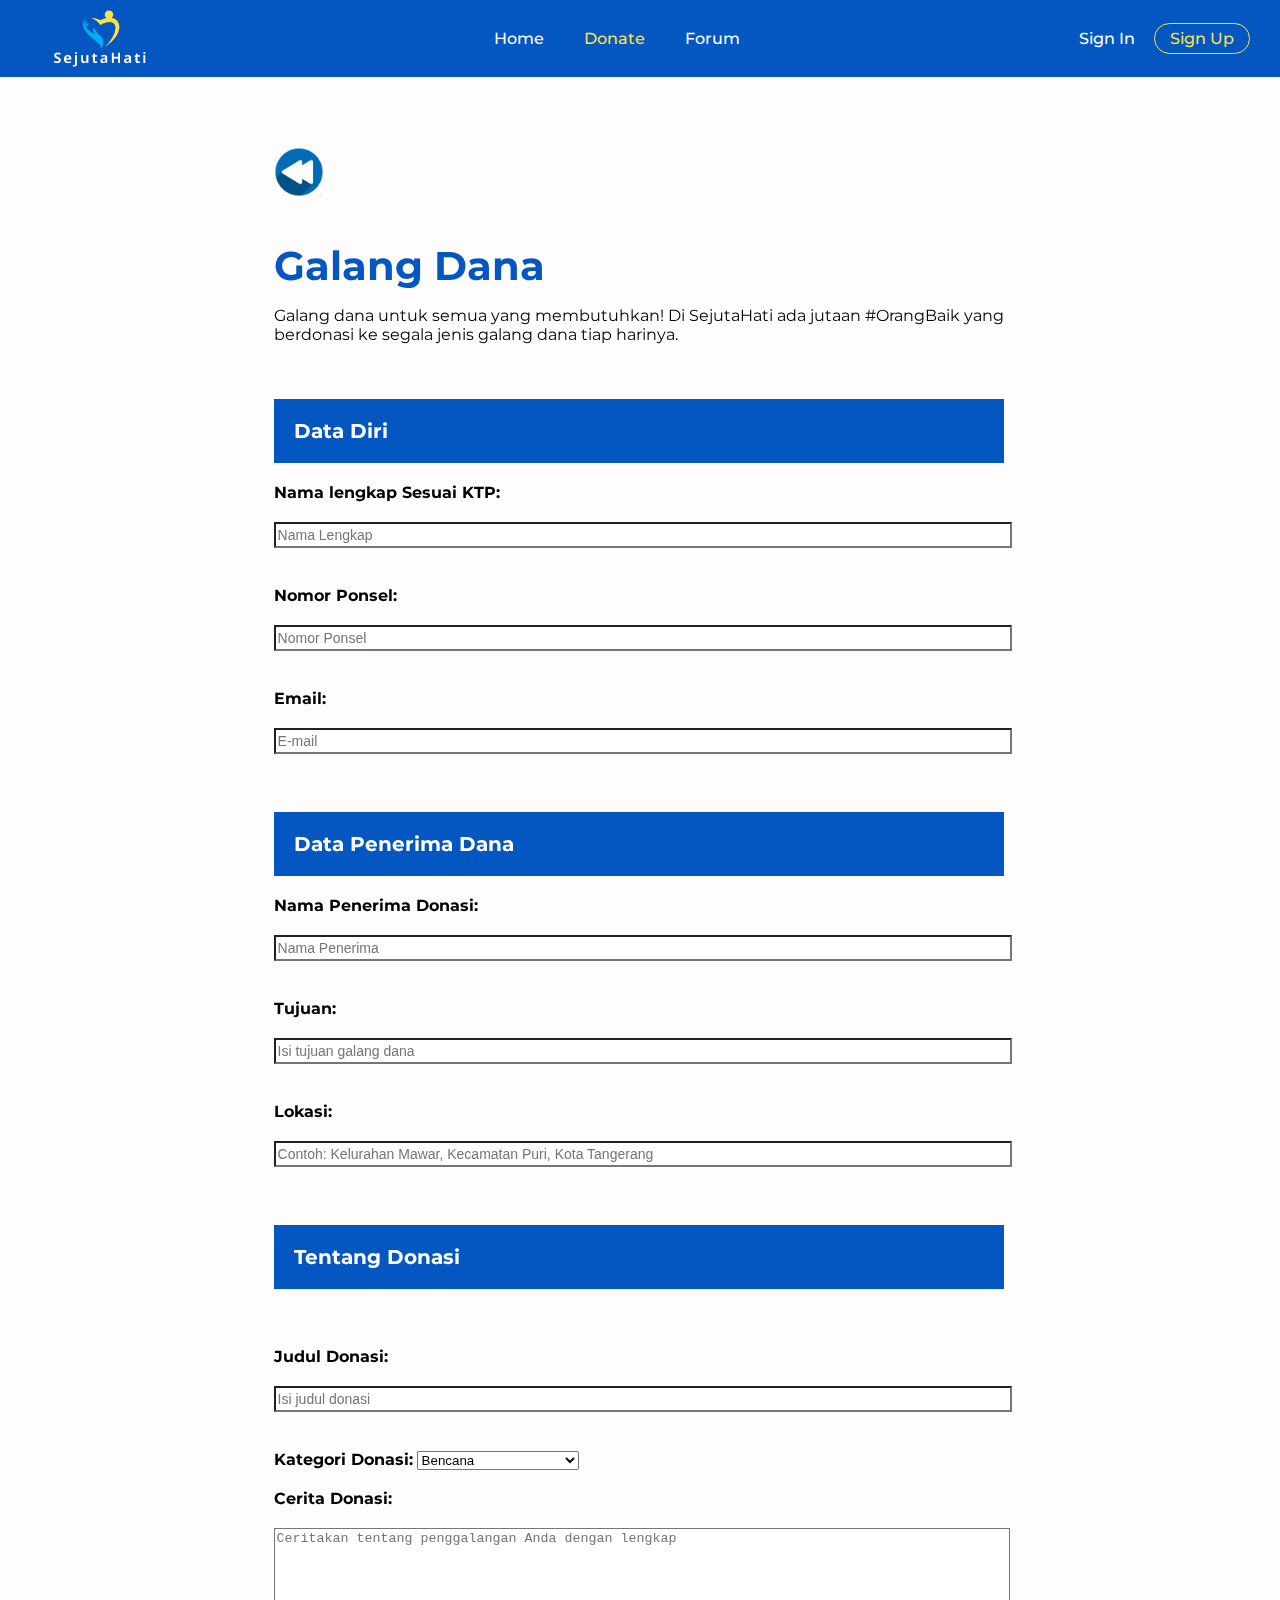
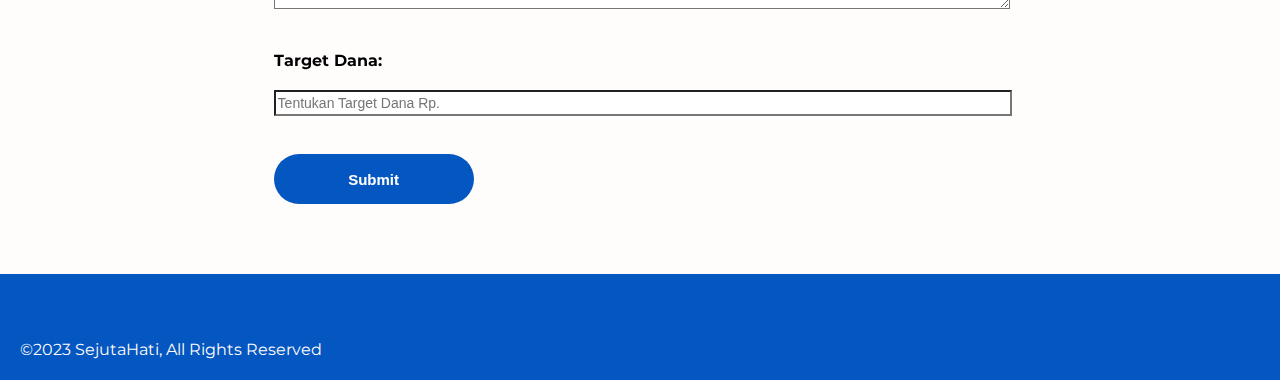
<file: create_donate.html>
<!DOCTYPE html>
<html lang="en">
<head>
    <meta charset="UTF-8">
    <meta http-equiv="X-UA-Compatible" content="IE=edge">
    <meta name="viewport" content="width=device-width, initial-scale=1.0">
    <title>Sejuta Hati</title>
    <link rel="icon" href="assets/icon_logo.png" />    
    <link rel="stylesheet" href="donatestyle.css">
    <script src="scriptdonate2.js"></script>
</head>
<body>

    <div class="page_container">
        <header>
            <nav>
                <div class="logo">
                    <img src="assets/logo.png" alt="SejutaHati Logo">
                </div>
                <div class="menu">
                    <ul class="menu_item">
                        <li><a href="home.html">Home</a></li>
                        <li class="current_page"><a href="donate.html">Donate</a></li>
                        <li><a href="forum.html">Forum</a></li>
                    </ul>
                </div>

                <div class="right_menu">
                    <a href="sign-in.html">Sign In</a>
                    <a href="sign-up.html" class="cta_signup">
                        <!-- <button> -->
                            Sign Up
                        <!-- </button>  -->
                    </a>
                </div>

            </nav>
        </header>

        <main>
            <form action="" onsubmit="return validateForm2()">

                <div class="create-donate">

                  <a href="donate.html">
                      <img src="assets/backbtn.png" class="backbtn">
                  </a>

                  <p class="content-title-donate">Galang Dana</p>
                  <p class="content-section3-feedback">
                    Galang dana untuk semua yang membutuhkan! Di SejutaHati ada jutaan #OrangBaik yang berdonasi ke segala jenis galang dana tiap harinya.
                  </p>
            
                  <br>
                  <div class="create-form">
                    <p class="title-donate">Data Diri</p>
                  </div>
                  <div class="form">
                    <label class="lbl-form">Nama lengkap Sesuai KTP: </label>
                    <input type="text" id="namaLengkap" placeholder="Nama Lengkap">
                    <span id="namaLengkapError" class="error"></span>
                    <br><br>
                    <label class="lbl-form">Nomor Ponsel: </label>
                    <input type="number" id="nomorPonsel" placeholder="Nomor Ponsel">
                    <span id="nomorPonselError" class="error"></span>
                    <br><br>
                    <label class="lbl-form">Email: </label>
                    <input type="email" id="email" placeholder="E-mail">
                    <span id="emailError" class="error"></span>
                  </div>
            
                  <div class="create-form">
                    <br><br>
                    <p class="title-donate">Data Penerima Dana</p> 
                    <label class="lbl-form">Nama Penerima Donasi: </label>
                    <input type="text" id="namaPenerima" placeholder="Nama Penerima">
                    <span id="namaPenerimaError" class="error"></span>
                    <br><br>
                    <label class="lbl-form">Tujuan: </label>
                    <input type="text" id="tujuan" placeholder="Isi tujuan galang dana">
                    <span id="tujuanError" class="error"></span>
                    <br><br>
                    <label class="lbl-form">Lokasi: </label>
                    <input type="text" id="lokasi" placeholder="Contoh: Kelurahan Mawar, Kecamatan Puri, Kota Tangerang">
                    <span id="lokasiError" class="error"></span>
                  </div>
              
            
                  <div class="create-form">
                    <br><br>
                    <p class="title-donate">Tentang Donasi</p>
                    <br><br>
                    <label class="lbl-form">Judul Donasi:</label>
                    <input type="text" id="judulDonasi" placeholder="Isi judul donasi">
                    <span id="judulDonasiError" class="error"></span>
                    <br><br>
                    <label class="lbl-form">Kategori Donasi:</label>
                    <select id="kategoriDonasi">
                      <option value="">Bencana</option>
                      <option value="">Pendidikan & Beasiswa</option>
                      <option value="">Kegiatan Sosial</option>
                      <option value="">Rumah Ibadah</option>
                      <option value="">Zakat</option>
                      <option value="">Panti Asuhan</option>
                    </select>
                    <span id="kategoriDonasiError" class="error"></span>
                    <br><br>
                    <label class="lbl-form">Cerita Donasi:</label>
                    <textarea id="ceritaDonasi" cols="40" rows="5" placeholder="Ceritakan tentang penggalangan Anda dengan lengkap"></textarea>
                    <span id="ceritaDonasiError" class="error"></span>
                    <br><br>
                    <label class="lbl-form">Target Dana:</label>
                    <input type="number" id="targetDana" placeholder="Tentukan Target Dana Rp. ">
                    <span id="targetDanaError" class="error"></span>
                  </div>
                  <br><br>
                  <a href="home.html">
                  <button class="button-donate">Submit</button>
                  </a>
                </div>
              </form>
        </main>

        <footer>
            <p>&copy;2023 SejutaHati, All Rights Reserved</p> 
        </footer>


    </div>
    
</body>
</html>
</file>
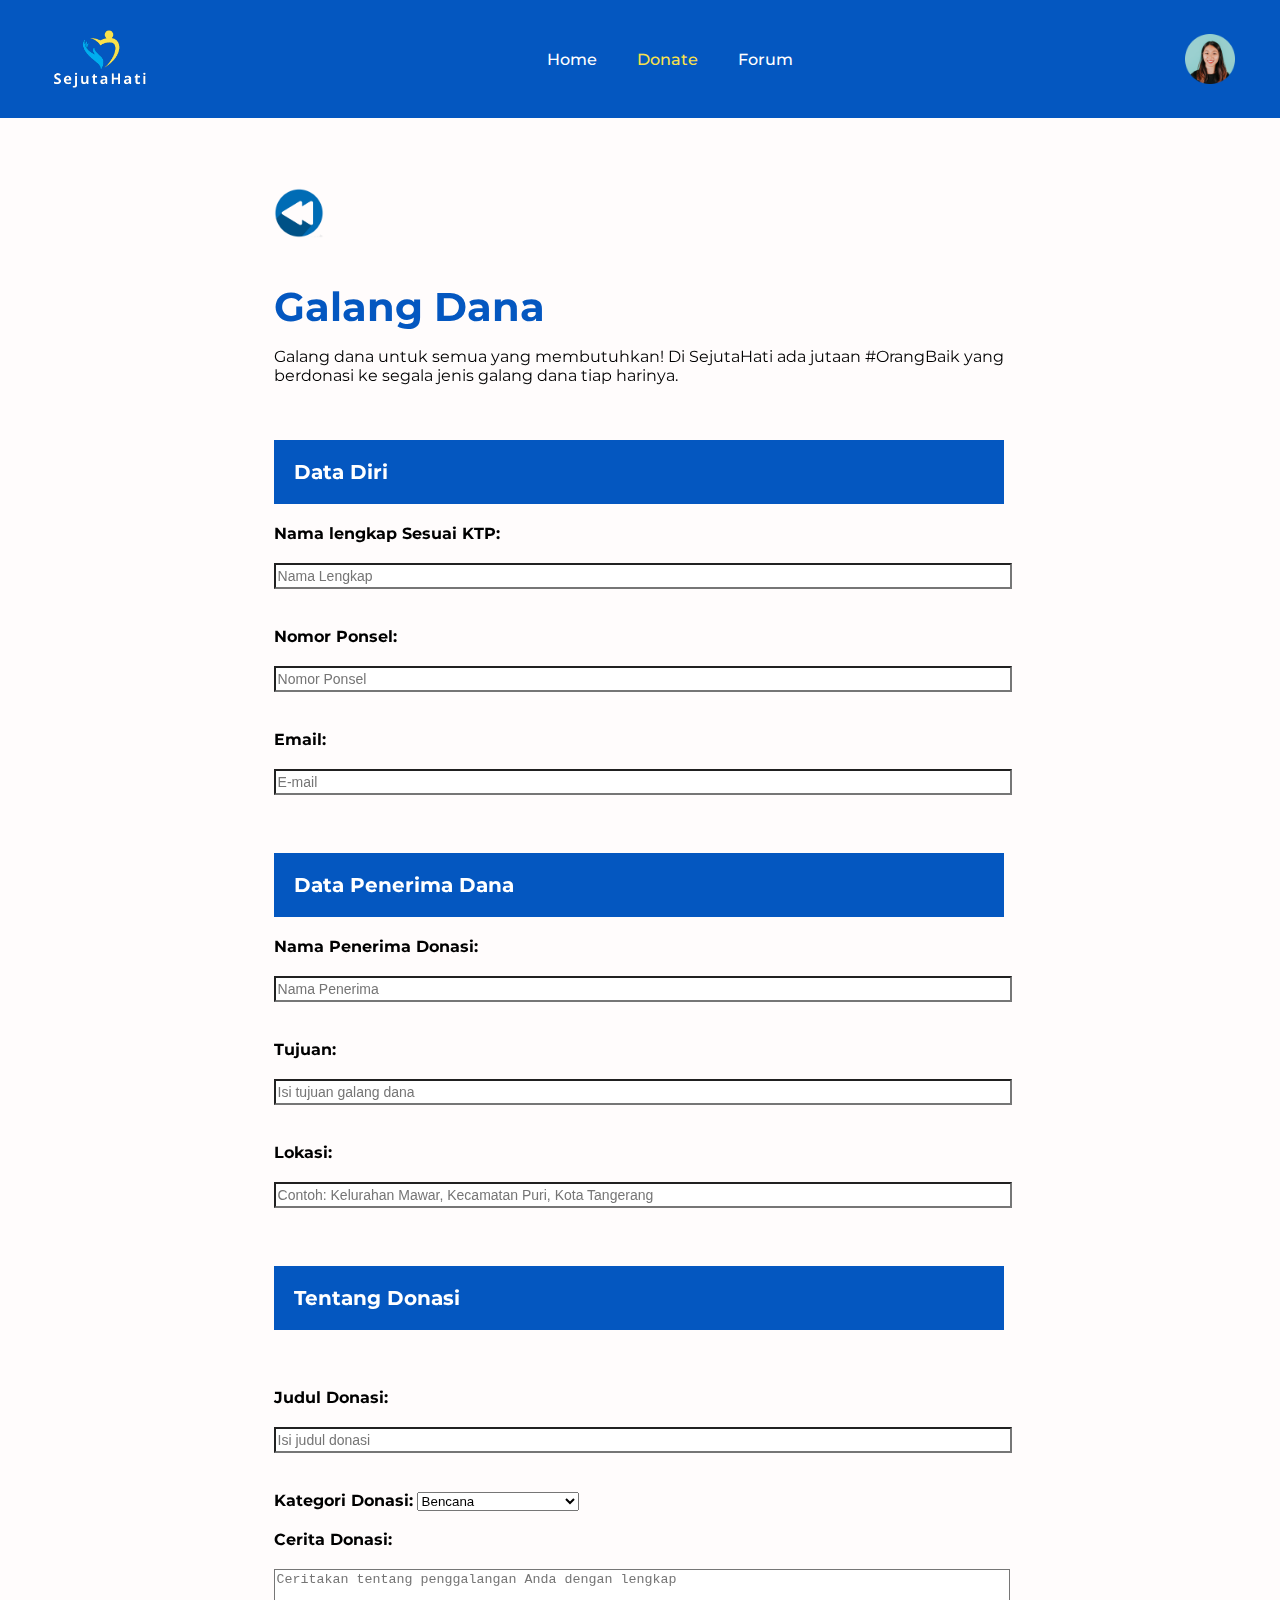
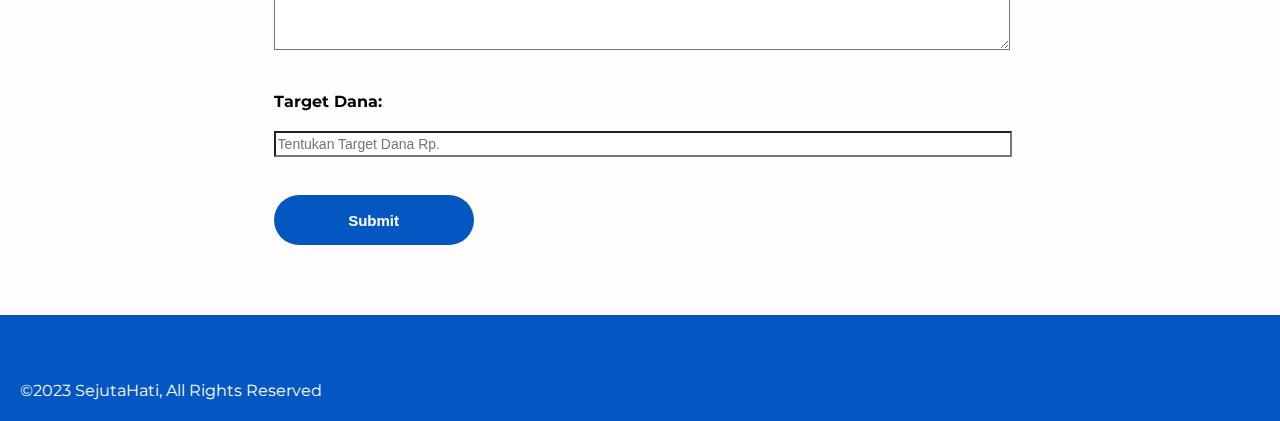
<file: create_donate_SIGNED.html>
<!DOCTYPE html>
<html lang="en">
<head>
    <meta charset="UTF-8">
    <meta http-equiv="X-UA-Compatible" content="IE=edge">
    <meta name="viewport" content="width=device-width, initial-scale=1.0">
    <title>Sejuta Hati</title>
    <link rel="icon" href="assets/icon_logo.png" />    
    <link rel="stylesheet" href="donatestyle.css">
    <link href = "profilestyle.css" rel = "stylesheet">
    <script src="scriptdonate2.js"></script>
</head>
<body>

    <div class="page_container">
        <header>
            <nav>
                <div class="logo">
                    <img src="assets/logo.png" alt="SejutaHati Logo">
                </div>
                <div class="menu">
                    <ul class="menu_item">
                        <li><a href="home_SIGNED.html">Home</a></li>
                        <li class="current_page"><a href="donate_SIGNED.html">Donate</a></li>
                        <li><a href="forum_SIGNED.html">Forum</a></li>
                    </ul>
                </div>

                <div class="right_menu">
                    <div class="right-menu">
                        <a href="profile.html">
                          <img class = "profile-img" src = "assets/profile1.png">
                        </a>
                    </div>
                </div>

            </nav>
        </header>

        <main>
            <form action="" onsubmit="return validateForm2()">

                <div class="create-donate">

                  <a href="donate.html">
                      <img src="assets/backbtn.png" class="backbtn">
                  </a>

                  <p class="content-title-donate">Galang Dana</p>
                  <p class="content-section3-feedback">
                    Galang dana untuk semua yang membutuhkan! Di SejutaHati ada jutaan #OrangBaik yang berdonasi ke segala jenis galang dana tiap harinya.
                  </p>
            
                  <br>
                  <div class="create-form">
                    <p class="title-donate">Data Diri</p>
                  </div>
                  <div class="form">
                    <label class="lbl-form">Nama lengkap Sesuai KTP: </label>
                    <input type="text" id="namaLengkap" placeholder="Nama Lengkap">
                    <span id="namaLengkapError" class="error"></span>
                    <br><br>
                    <label class="lbl-form">Nomor Ponsel: </label>
                    <input type="number" id="nomorPonsel" placeholder="Nomor Ponsel">
                    <span id="nomorPonselError" class="error"></span>
                    <br><br>
                    <label class="lbl-form">Email: </label>
                    <input type="email" id="email" placeholder="E-mail">
                    <span id="emailError" class="error"></span>
                  </div>
            
                  <div class="create-form">
                    <br><br>
                    <p class="title-donate">Data Penerima Dana</p> 
                    <label class="lbl-form">Nama Penerima Donasi: </label>
                    <input type="text" id="namaPenerima" placeholder="Nama Penerima">
                    <span id="namaPenerimaError" class="error"></span>
                    <br><br>
                    <label class="lbl-form">Tujuan: </label>
                    <input type="text" id="tujuan" placeholder="Isi tujuan galang dana">
                    <span id="tujuanError" class="error"></span>
                    <br><br>
                    <label class="lbl-form">Lokasi: </label>
                    <input type="text" id="lokasi" placeholder="Contoh: Kelurahan Mawar, Kecamatan Puri, Kota Tangerang">
                    <span id="lokasiError" class="error"></span>
                  </div>
              
            
                  <div class="create-form">
                    <br><br>
                    <p class="title-donate">Tentang Donasi</p>
                    <br><br>
                    <label class="lbl-form">Judul Donasi:</label>
                    <input type="text" id="judulDonasi" placeholder="Isi judul donasi">
                    <span id="judulDonasiError" class="error"></span>
                    <br><br>
                    <label class="lbl-form">Kategori Donasi:</label>
                    <select id="kategoriDonasi">
                      <option value="">Bencana</option>
                      <option value="">Pendidikan & Beasiswa</option>
                      <option value="">Kegiatan Sosial</option>
                      <option value="">Rumah Ibadah</option>
                      <option value="">Zakat</option>
                      <option value="">Panti Asuhan</option>
                    </select>
                    <span id="kategoriDonasiError" class="error"></span>
                    <br><br>
                    <label class="lbl-form">Cerita Donasi:</label>
                    <textarea id="ceritaDonasi" cols="40" rows="5" placeholder="Ceritakan tentang penggalangan Anda dengan lengkap"></textarea>
                    <span id="ceritaDonasiError" class="error"></span>
                    <br><br>
                    <label class="lbl-form">Target Dana:</label>
                    <input type="number" id="targetDana" placeholder="Tentukan Target Dana Rp. ">
                    <span id="targetDanaError" class="error"></span>
                  </div>
                  <br><br>
                  <button class="button-donate">Submit</button>
                </div>
              </form>
        </main>

        <footer>
            <p>&copy;2023 SejutaHati, All Rights Reserved</p> 
        </footer>


    </div>
    
</body>
</html>
</file>
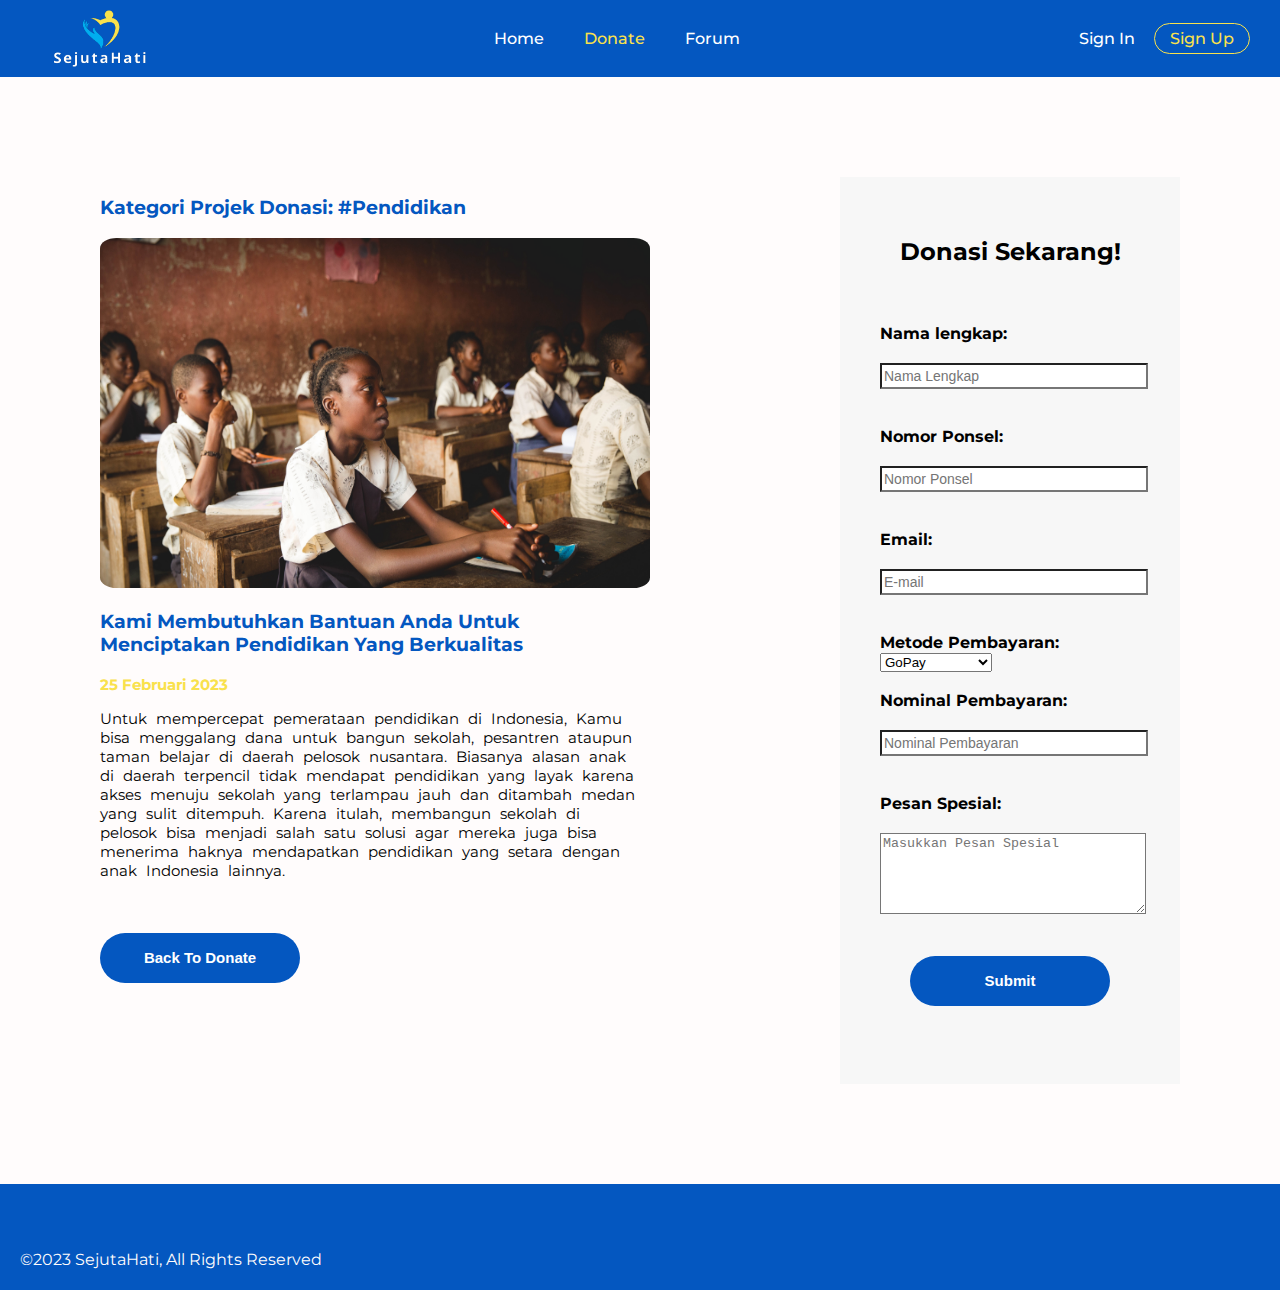
<file: donate_form.html>
<!DOCTYPE html>
<html lang="en">
<head>
    <meta charset="UTF-8">
    <meta http-equiv="X-UA-Compatible" content="IE=edge">
    <meta name="viewport" content="width=device-width, initial-scale=1.0">
    <title>Sejuta Hati</title>
    <link rel="icon" href="assets/icon_logo.png" />    
    <link rel="stylesheet" href="donatestyle.css">
    <script src ="scriptdonate.js"></script>
</head>
<body>

    <div class="page_container">
        <header>
            <nav>
                <div class="logo">
                    <img src="assets/logo.png" alt="SejutaHati Logo">
                </div>
                <div class="menu">
                    <ul class="menu_item">
                        <li><a href="home.html">Home</a></li>
                        <li class="current_page"><a href="donate.html">Donate</a></li>
                        <li><a href="forum.html">Forum</a></li>
                    </ul>
                </div>

                <div class="right_menu">
                    <a href="sign-in.html">Sign In</a>
                    <a href="sign-up.html" class="cta_signup">
                        <!-- <button> -->
                            Sign Up
                        <!-- </button>  -->
                    </a>
                </div>

            </nav>
        </header>

        <main>
            <div class="donate">
                <div class="article-donate">
                    <h3 class="h3-donate-form">Kategori Projek Donasi: #Pendidikan</h3>
                    <img src="assets/donate3.jpg" alt="" class="image-donate">
                    <h3 class="h3-donate-form">Kami Membutuhkan Bantuan Anda Untuk Menciptakan Pendidikan Yang Berkualitas</h3>
                    <label for="" class="lbl-date">25 Februari 2023</label>
                    <p class="content-paragraph-donate">Untuk mempercepat pemerataan pendidikan di Indonesia, 
                    Kamu bisa menggalang dana untuk bangun sekolah, pesantren ataupun taman belajar di daerah pelosok nusantara. 
                    Biasanya alasan anak di daerah terpencil tidak mendapat pendidikan yang layak karena akses menuju sekolah yang 
                    terlampau jauh dan ditambah medan yang sulit ditempuh. Karena itulah, membangun sekolah di pelosok bisa menjadi 
                    salah satu solusi agar mereka juga bisa menerima haknya mendapatkan pendidikan yang setara dengan anak Indonesia 
                    lainnya.
                    </p>
                    
                    <br><br>
                        <a href="donate.html">
                        <button class="button-donate">Back To Donate</button>
                        <br><br>
                        </a>

                </div>
            
                <div class="form-donate">
                    <h2 class="h2-donate">Donasi Sekarang!</h2>
                    <br><br>
                    <form action="" onsubmit="return validateForm()">
                        <label class="lbl-form">Nama lengkap:</label>
                        <input type="text" id="nama" placeholder="Nama Lengkap">
                        <span id="namaError" class="error"></span>
                    
                        <br><br>
                    
                        <label class="lbl-form">Nomor Ponsel:</label>
                        <input type="number" id="nomorPonsel" placeholder="Nomor Ponsel">
                        <span id="nomorPonselError" class="error"></span>
                    
                        <br><br>
                    
                        <label class="lbl-form">Email:</label>
                        <input type="email" id="email" placeholder="E-mail">
                        <span id="emailError" class="error"></span>
                    
                        <br><br>
                    
                        <label class="lbl-form">Metode Pembayaran:</label>
                        <select id="metodePembayaran">
                            <option value="">GoPay</option>
                            <option value="">ShopeePay</option>
                            <option value="">DANA</option>
                            <option value="">Virtual Account</option>
                        </select>
                        <span id="metodePembayaranError" class="error"></span>
                    
                        <br><br>
                    
                        <label class="lbl-form">Nominal Pembayaran:</label>
                        <input type="number" id="nominalPembayaran" placeholder="Nominal Pembayaran">
                        <span id="nominalPembayaranError" class="error"></span>
                    
                        <br><br>
                    
                        <label class="lbl-form">Pesan Spesial:</label>
                        <textarea id="pesanSpesial" cols="40" rows="5" placeholder="Masukkan Pesan Spesial"></textarea>
                        <span id="pesanSpesialError" class="error"></span>
                    
                        <br><br>
                        
                        <a href="home.html">
                            <button type="submit" class="button-donate center">Submit</button>
                        </a>
                        <br><br>
                    </form>
                </div>
            </div>
        </main>

        <footer>
            <p>&copy;2023 SejutaHati, All Rights Reserved</p> 
        </footer>


    </div>
    <script src="script.js"></script>
</body>
</html>
</file>
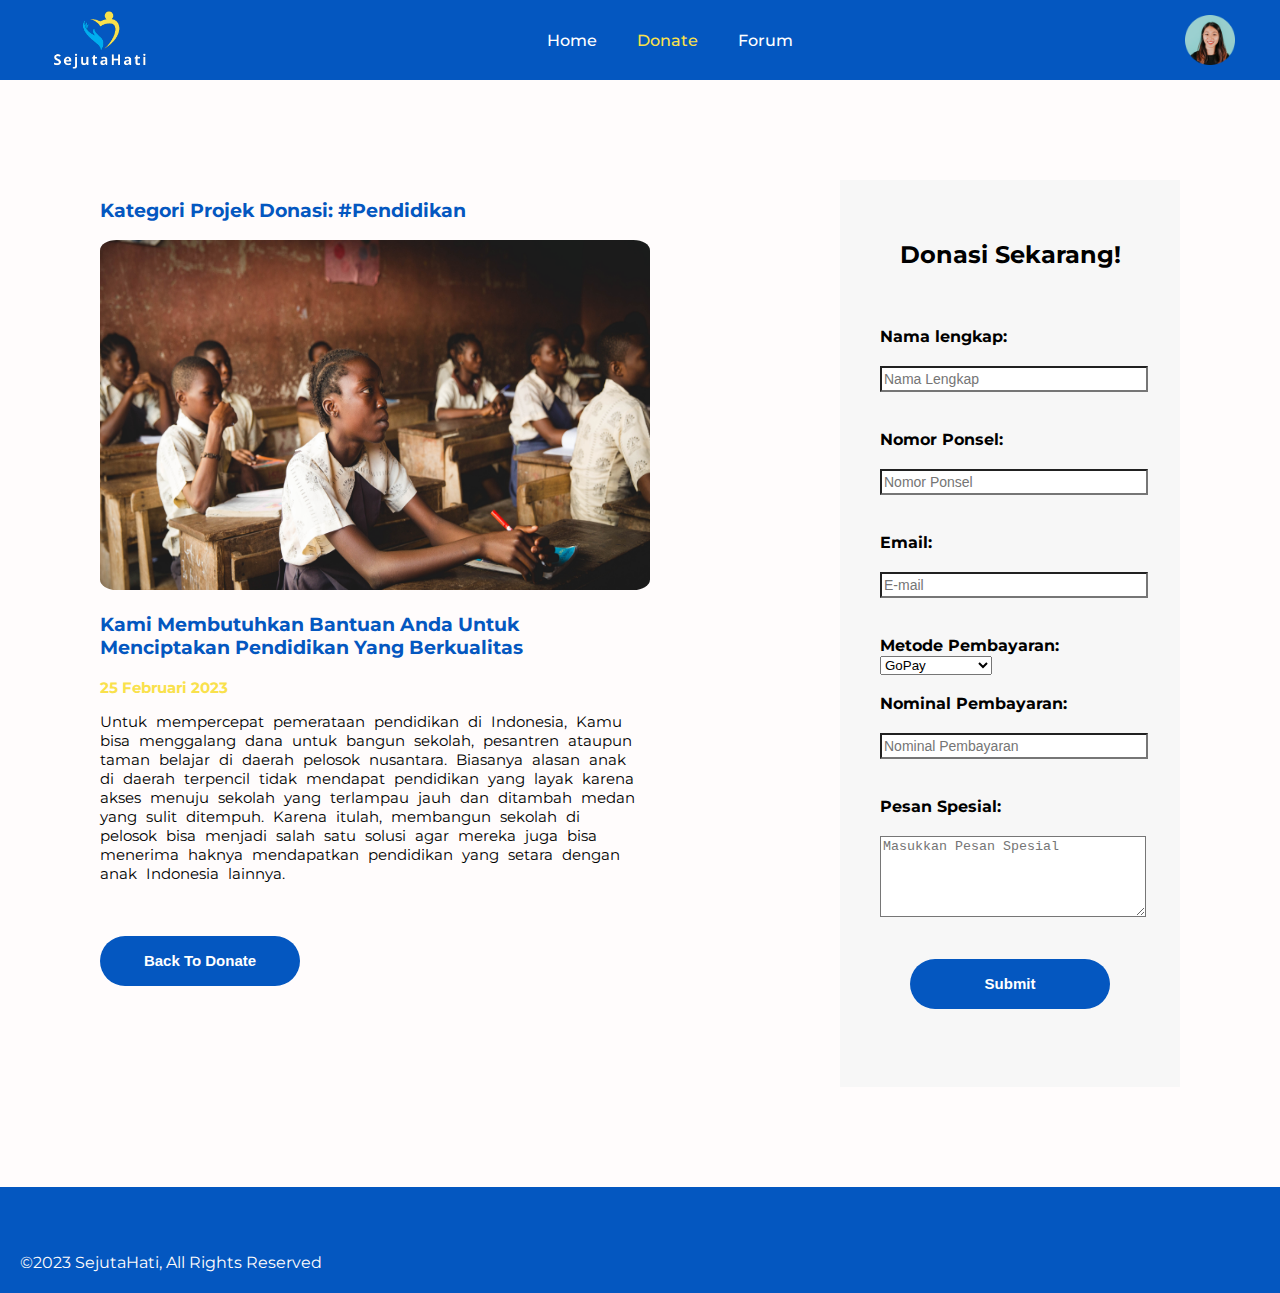
<file: donate_form_SIGNED.html>
<!DOCTYPE html>
<html lang="en">
<head>
    <meta charset="UTF-8">
    <meta http-equiv="X-UA-Compatible" content="IE=edge">
    <meta name="viewport" content="width=device-width, initial-scale=1.0">
    <title>Sejuta Hati</title>
    <link rel="icon" href="assets/icon_logo.png" />    
    <link rel="stylesheet" href="donatestyle.css">
    <link href = "profilestyle.css" rel = "stylesheet">
    <script src ="scriptdonate.js"></script>
</head>
<body>

    <div class="page_container">
        <header>
            <nav>
                <div class="logo">
                    <img src="assets/logo.png" alt="SejutaHati Logo">
                </div>
                <div class="menu">
                    <ul class="menu_item">
                        <li><a href="home_SIGNED.html">Home</a></li>
                        <li class="current_page"><a href="donate_SIGNED.html">Donate</a></li>
                        <li><a href="forum_SIGNED.html">Forum</a></li>
                    </ul>
                </div>

                <div class="right-menu">
                    <a href="profile.html">
                      <img class = "profile-img" src = "assets/profile1.png">
                    </a>
                </div>
            </div>

            </nav>
        </header>

        <main>
            <div class="donate">
                <div class="article-donate">
                    <h3 class="h3-donate-form">Kategori Projek Donasi: #Pendidikan</h3>
                    <img src="assets/donate3.jpg" alt="" class="image-donate">
                    <h3 class="h3-donate-form">Kami Membutuhkan Bantuan Anda Untuk Menciptakan Pendidikan Yang Berkualitas</h3>
                    <label for="" class="lbl-date">25 Februari 2023</label>
                    <p class="content-paragraph-donate">Untuk mempercepat pemerataan pendidikan di Indonesia, 
                    Kamu bisa menggalang dana untuk bangun sekolah, pesantren ataupun taman belajar di daerah pelosok nusantara. 
                    Biasanya alasan anak di daerah terpencil tidak mendapat pendidikan yang layak karena akses menuju sekolah yang 
                    terlampau jauh dan ditambah medan yang sulit ditempuh. Karena itulah, membangun sekolah di pelosok bisa menjadi 
                    salah satu solusi agar mereka juga bisa menerima haknya mendapatkan pendidikan yang setara dengan anak Indonesia 
                    lainnya.
                    </p>
                    
                    <br><br>
                        <a href="donate_SIGNED.html">
                        <button class="button-donate">Back To Donate</button>
                        <br><br>
                        </a>

                </div>
            
                <div class="form-donate">
                    <h2 class="h2-donate">Donasi Sekarang!</h2>
                    <br><br>
                    <form action="" onsubmit="return validateForm()">
                        <label class="lbl-form">Nama lengkap:</label>
                        <input type="text" id="nama" placeholder="Nama Lengkap">
                        <span id="namaError" class="error"></span>
                    
                        <br><br>
                    
                        <label class="lbl-form">Nomor Ponsel:</label>
                        <input type="number" id="nomorPonsel" placeholder="Nomor Ponsel">
                        <span id="nomorPonselError" class="error"></span>
                    
                        <br><br>
                    
                        <label class="lbl-form">Email:</label>
                        <input type="email" id="email" placeholder="E-mail">
                        <span id="emailError" class="error"></span>
                    
                        <br><br>
                    
                        <label class="lbl-form">Metode Pembayaran:</label>
                        <select id="metodePembayaran">
                            <option value="">GoPay</option>
                            <option value="">ShopeePay</option>
                            <option value="">DANA</option>
                            <option value="">Virtual Account</option>
                        </select>
                        <span id="metodePembayaranError" class="error"></span>
                    
                        <br><br>
                    
                        <label class="lbl-form">Nominal Pembayaran:</label>
                        <input type="number" id="nominalPembayaran" placeholder="Nominal Pembayaran">
                        <span id="nominalPembayaranError" class="error"></span>
                    
                        <br><br>
                    
                        <label class="lbl-form">Pesan Spesial:</label>
                        <textarea id="pesanSpesial" cols="40" rows="5" placeholder="Masukkan Pesan Spesial"></textarea>
                        <span id="pesanSpesialError" class="error"></span>
                    
                        <br><br>
                    
                        <button type="submit" class="button-donate center">Submit</button>
                        <br><br>
                    </form>
                </div>
            </div>
        </main>

        <footer>
            <p>&copy;2023 SejutaHati, All Rights Reserved</p> 
        </footer>


    </div>
    <script src="script.js"></script>
</body>
</html>
</file>
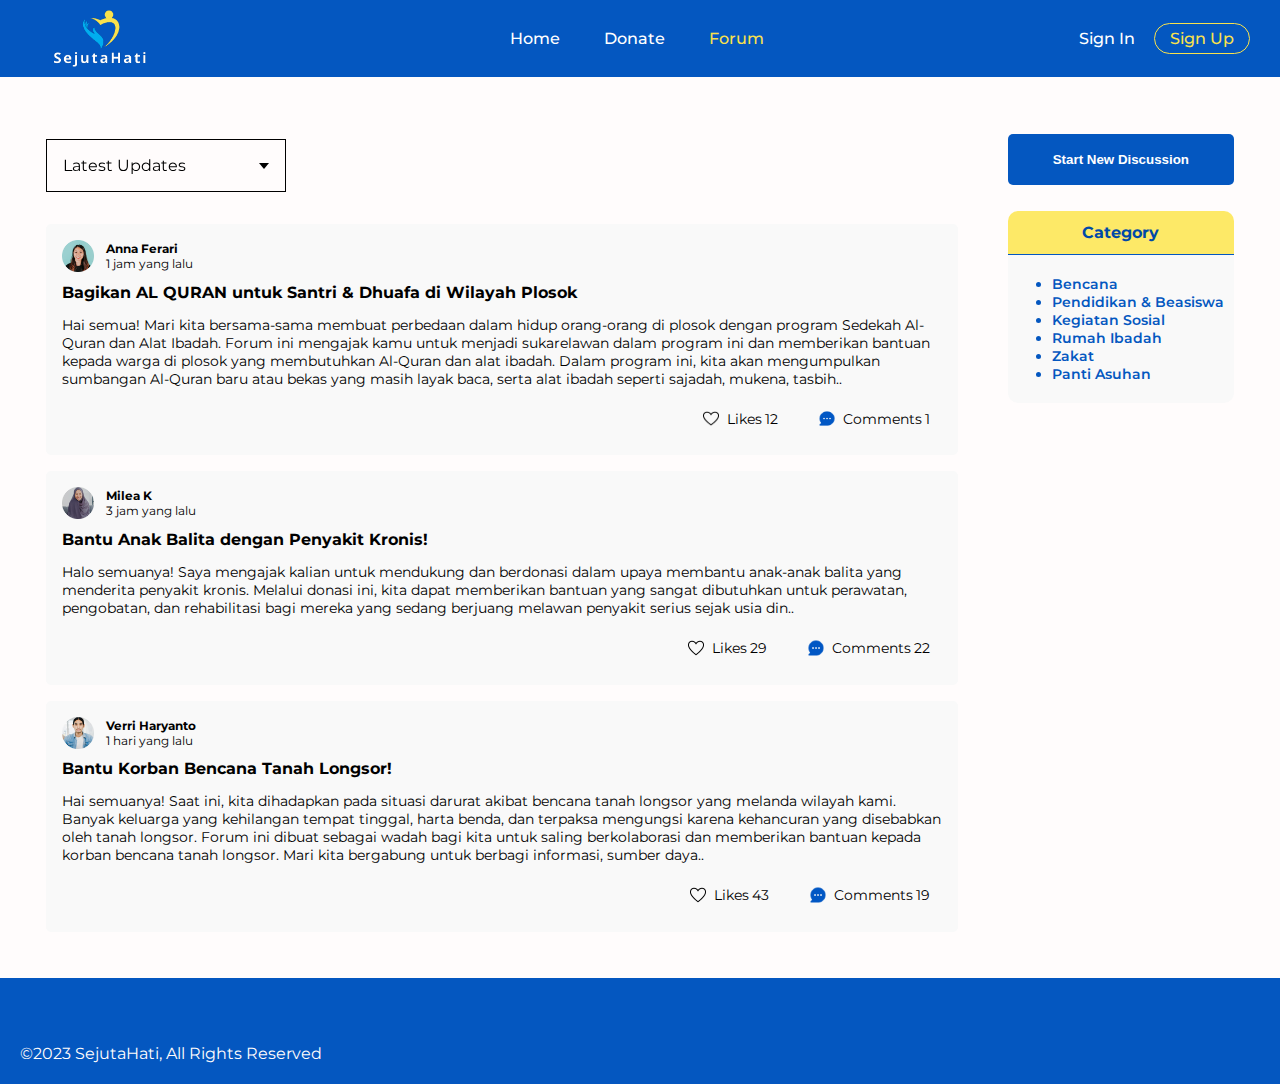
<file: forum.html>
<!DOCTYPE html>
<html lang="en">
<head>
    <meta charset="UTF-8">
    <meta http-equiv="X-UA-Compatible" content="IE=edge">
    <meta name="viewport" content="width=device-width, initial-scale=1.0">
    <title>Sejuta Hati</title>
    <link rel="icon" href="assets/icon_logo.png">
    <link rel="stylesheet" href="style.css">
    <script src="script.js" defer></script>

    <link rel="stylesheet" href="https://unicons.iconscout.com/release/v4.0.8/css/line.css">
</head>
<body>

    <div class="page_container">
        <header>
            <nav>
                <div class="logo">
                    <img src="assets/logo.png" alt="SejutaHati Logo">
                </div>
                <div class="menu">
                    <ul class="menu_item">
                        <li><a href="home.html">Home</a></li>
                        <li><a href="donate.html">Donate</a></li>
                        <li class="current_page"><a href="forum.html">Forum</a></li>
                    </ul>
                </div>

                <div class="right_menu">
                    <a href="sign-in.html">Sign In</a>
                    <a href="sign-up.html" class="cta_signup">
                        <!-- <button> -->
                            Sign Up
                        <!-- </button>  -->
                    </a>
                </div>

            </nav>
        </header>

        <main>
            <!-- discussion posts -->
            <div class="discussion">
                <!-- filter -->
                <div class="filter">
                    <div class="select">
                        <span class="selected">Latest Updates</span>
                        <div class="caret"></div>
                    </div>
                    <ul class="filter_menu">
                        <li class="active">Latest Updates</li>
                        <li>Popular Posts</li>
                    </ul>
                </div>
                
                <!-- content -->
                <!-- latest updates -->
                <div class="content_latest">
                    <!-- FORUM 1 -->
                    <div class="forum">
                        <div class="profpic">
                            <img src="assets/profile1.png" alt="profile picture">
                            <p><b>Anna Ferari</b> <br>
                            1 jam yang lalu
                            </p>
                            
                        </div>
                        <div class="forum_text">
                            <h1>Bagikan AL QURAN untuk Santri & Dhuafa di Wilayah Plosok</h1>
                            <p>Hai semua! Mari kita bersama-sama membuat perbedaan dalam hidup orang-orang di plosok dengan program Sedekah Al-Quran dan Alat Ibadah. Forum ini mengajak kamu untuk menjadi sukarelawan dalam program ini dan memberikan bantuan kepada warga di plosok yang membutuhkan Al-Quran dan alat ibadah. Dalam program ini, kita akan mengumpulkan sumbangan Al-Quran baru atau bekas yang masih layak baca, serta alat ibadah seperti sajadah, mukena, tasbih..</p>
                        </div>
                        <div class="likes_coms">
                            <div class="likes_btn">
                                <!-- <i class="uil uil-heart"></i> -->
                                <span class="heart"><img src="assets/icon_heart1.png" alt=""></span>
                                <span class="like">Likes</span>
                                <span class="numb_like">12</span>
                            </div>
                            <div class="coms_btn">
                                <span class="heart"><img src="assets/icon_comment.png" alt=""></span>
                                <span class="com">Comments</span>
                                <span class="numb_com">1</span>
                            </div>
                        </div>

                        <!-- comment section -->
                        <div class="coms_section">
                            <div class="coms_top">
                                <img class="com_pp" src="assets/profile4.png" alt="profile picture">
                                <div class="com_body">
                                    <small><b>Michelle Chau</b></small>
                                    <p>Semoga bisa sedikit membantu</p>
                                </div>
                                <img id="com_like" src="assets/icon_heart2.png" alt="">
                            </div>

                            <div class="coms_bottom">
                                <img class="com_pp" src="assets/profile5.png">
                                <textarea id="com_tf" name="" rows="3" cols="95" > </textarea>
                                <img  id="send_btn" src="assets/icon_send.png" alt="send">
                            </div>
                        </div>
                    </div>
                    
                    <!-- FORUM 2 -->
                    <div class="forum">
                        <div class="profpic">
                            <img src="assets/profile2.png" alt="profile picture">
                            <p><b>Milea K</b> <br>
                            3 jam yang lalu
                            </p>
                            
                        </div>
                        <div class="forum_text">
                            <h1> Bantu Anak Balita dengan Penyakit Kronis!</h1>
                            <p>Halo semuanya! Saya mengajak kalian untuk mendukung dan berdonasi dalam upaya membantu anak-anak balita yang menderita penyakit kronis. Melalui donasi ini, kita dapat memberikan bantuan yang sangat dibutuhkan untuk perawatan, pengobatan, dan rehabilitasi bagi mereka yang sedang berjuang melawan penyakit serius sejak usia din..</p>
                        </div>
                        <div class="likes_coms">
                            <div class="likes_btn">
                                <!-- <i class="uil uil-heart"></i> -->
                                <span class="heart"><img src="assets/icon_heart1.png" alt=""></span>
                                <span class="like">Likes</span>
                                <span class="numb_like">29</span>
                            </div>
                            <div class="coms_btn">
                                <span class="heart"><img src="assets/icon_comment.png" alt=""></span>
                                <span class="com">Comments</span>
                                <span class="numb_com">22</span>
                            </div>
                        </div>
                    </div>

                    <!-- FORUM 3 -->
                    <div class="forum">
                        <div class="profpic">
                            <img src="assets/profile3.png" alt="profile picture">
                            <p><b>Verri Haryanto</b> <br>
                            1 hari yang lalu
                            </p>
                            
                        </div>
                        <div class="forum_text">
                            <h1> Bantu Korban Bencana Tanah Longsor!</h1>
                            <p>Hai semuanya! Saat ini, kita dihadapkan pada situasi darurat akibat bencana tanah longsor yang melanda wilayah kami. Banyak keluarga yang kehilangan tempat tinggal, harta benda, dan terpaksa mengungsi karena kehancuran yang disebabkan oleh tanah longsor. Forum ini dibuat sebagai wadah bagi kita untuk saling berkolaborasi dan memberikan bantuan kepada korban bencana tanah longsor. Mari kita bergabung untuk berbagi informasi, sumber daya..</p>
                        </div>
                        <div class="likes_coms">
                            <div class="likes_btn">
                                <!-- <i class="uil uil-heart"></i> -->
                                <span class="heart"><img src="assets/icon_heart1.png" alt=""></span>
                                <span class="like">Likes</span>
                                <span class="numb_like">43</span>
                            </div>
                            <div class="coms_btn">
                                <span class="heart"><img src="assets/icon_comment.png" alt=""></span>
                                <span class="com">Comments</span>
                                <span class="numb_com">19</span>
                            </div>
                        </div>
                    </div>

                </div>
                
                <!-- new post -->
                <div class="content_popular">
                     <!-- FORUM 1 -->
                     <div class="forum">
                        <div class="profpic">
                            <img src="assets/profile5.png" alt="profile picture">
                            <p><b>Elle Queency</b> <br>
                            3 hari yang lalu
                            </p>
                            
                        </div>
                        <div class="forum_text">
                            <h1>Alirkan Air Untuk Ratusan Warga di Desa Banjarwangi, Garut: Jadilah Sukarelawan</h1>
                            <p>Halo semuanya! Ayo kita bergabung dalam program Alirkan Air untuk Ratusan Warga di Desa Banjarwangi, Garut. Kami mengajakmu untuk menjadi sukarelawan dan berkontribusi dalam menyediakan pasokan air bersih yang memadai bagi warga di desa ini. Desa Banjarwangi, Garut saat ini menghadapi masalah kekurangan air bersih. Banyak warga yang kesulitan mendapatkan akses ke air bersih yang layak untuk kebutuhan sehari-hari. Untuk itu, program ini bertuj.. </p>
                        </div>
                        <div class="likes_coms">
                            <div class="likes_btn">
                                <!-- <i class="uil uil-heart"></i> -->
                                <span class="heart"><img src="assets/icon_heart1.png" alt=""></span>
                                <span class="like">Likes</span>
                                <span class="numb_like">305</span>
                            </div>
                            <div class="coms_btn">
                                <span class="heart"><img src="assets/icon_comment.png" alt=""></span>
                                <span class="com">Comments</span>
                                <span class="numb_com">120</span>
                            </div>
                        </div>
                        
                         <!-- comment section -->
                         <div class="coms_section">
                            <div class="coms_top">
                                <img class="com_pp" src="assets/profile4.png" alt="profile picture">
                                <div class="com_body">
                                    <small><b>Kitty XO</b></small>
                                    <p>Saya tertarik dan bersedia menjadi sukarelawan</p>
                                </div>
                                <img id="com_like" src="assets/icon_heart2.png" alt="">
                            </div>
                            
                            <div class="coms_bottom">
                                <img class="com_pp" src="assets/profile5.png">
                                <textarea id="com_tf" name="" rows="3" cols="95" > </textarea>
                                <img  id="send_btn" src="assets/icon_send.png" alt="send">
                                </div>
                            </div>    

                    </div>
                    
                    <!-- FORUM 2 -->
                    <div class="forum">
                        <div class="profpic">
                            <img src="assets/profile4.png" alt="profile picture">
                            <p><b>Milea K</b> <br>
                            3 hari yang lalu
                            </p>
                            
                        </div>
                        <div class="forum_text">
                            <h1> Kegiatan Sedekah Air Bersih Untuk Tegal</h1>
                            <p>Hai teman-teman! Kita memiliki sebuah inisiatif yang sangat penting untuk membantu wilayah Tegal mendapatkan akses air bersih yang lebih baik. Wilayah ini menghadapi masalah serius dalam hal pasokan air bersih, yang berdampak buruk pada kesehatan dan kehidupan sehari-hari penduduk. Forum ini dibuat untuk mengajak kita semua bergabung dan berkontribusi dalam kegiatan sedekat air bersih untuk wilayah Tegal yang akan dilaksanakan pada hari/tanggal Jumat..</p>
                        </div>
                        <div class="likes_coms">
                            <div class="likes_btn">
                                <!-- <i class="uil uil-heart"></i> -->
                                <span class="heart"><img src="assets/icon_heart1.png" alt=""></span>
                                <span class="like">Likes</span>
                                <span class="numb_like">326</span>
                            </div>
                            <div class="coms_btn">
                                <span class="heart"><img src="assets/icon_comment.png" alt=""></span>
                                <span class="com">Comments</span>
                                <span class="numb_com">121</span>
                            </div>
                        </div>
                    </div>

                    <!-- FORUM 3 -->
                    <div class="forum">
                        <div class="profpic">
                            <img src="assets/profile4.png" alt="profile picture">
                            <p><b>Verri Haryanto</b> <br>
                            5 hari yang lalu
                            </p>
                            
                        </div>
                        <div class="forum_text">
                            <h1>Bantu Korban Banjir di Wilayah XYZ!</h1>
                            <p>Hai semuanya! Saya ingin mengajak kalian untuk bergabung dalam forum ini dan memberikan bantuan kepada korban banjir di wilayah XYZ. Forum ini merupakan tempat bagi kita untuk saling berbagi informasi, ide, dan sumber daya guna membantu mereka yang terkena dampak banjir. #BanjirXYZ #BantuKorbanBanjir</p>
                        </div>
                        <div class="likes_coms">
                            <div class="likes_btn">
                                <!-- <i class="uil uil-heart"></i> -->
                                <span class="heart"><img src="assets/icon_heart1.png" alt=""></span>
                                <span class="like">Likes</span>
                                <span class="numb_like">289</span>
                            </div>
                            <div class="coms_btn">
                                <span class="heart"><img src="assets/icon_comment.png" alt=""></span>
                                <span class="com">Comments</span>
                                <span class="numb_com">74</span>
                            </div>
                        </div>
                    </div>
                    
                </div>

            </div>
            

            <!-- category & create forum -->
            <div class="sides">
                <div class="trending">
                    <button class="create_post_btn">Start New Discussion</button>
                </div>
    
                <div class="category">
                    <h4>Category</h4>     
                </div>

                <div class="category_list">
                    <ul>
                        <li>Bencana</li>
                        <li>Pendidikan & Beasiswa</li>
                        <li>Kegiatan Sosial</li>
                        <li>Rumah Ibadah</li>
                        <li>Zakat</li>
                        <li>Panti Asuhan</li>
                    </ul>
                </div>

            </div>

        </main>

        <footer>
            <p>&copy;2023 SejutaHati, All Rights Reserved</p> 
        </footer>


    </div>
    
</body>
</html>

<!-- 
photo references:
<a href="https://www.freepik.com/free-photo/muslim-lady-wear-hijab-using-computer-laptop-talk-colleagues-about-plan-video-call-meeting-while-remotely-work-from-home-living-room_15113055.htm#query=indonesian%20woman&position=6&from_view=search&track=ais">Image by tirachardz</a> on Freepik

Image by <a href="https://www.freepik.com/free-photo/smiling-asian-woman_1846442.htm#query=profile%20picture&position=5&from_view=search&track=ais">Freepik</a>

<a href="https://www.freepik.com/free-photo/asia-businessman-social-distancing-new-normal-situation-virus-prevention-looking-camera-presentation-colleague-about-plan-video-call-while-work-office-lifestyle-after-corona-virus_10074137.htm#query=profile%20picture&position=22&from_view=search&track=ais">Image by tirachardz</a> on Freepik


 -->
</file>
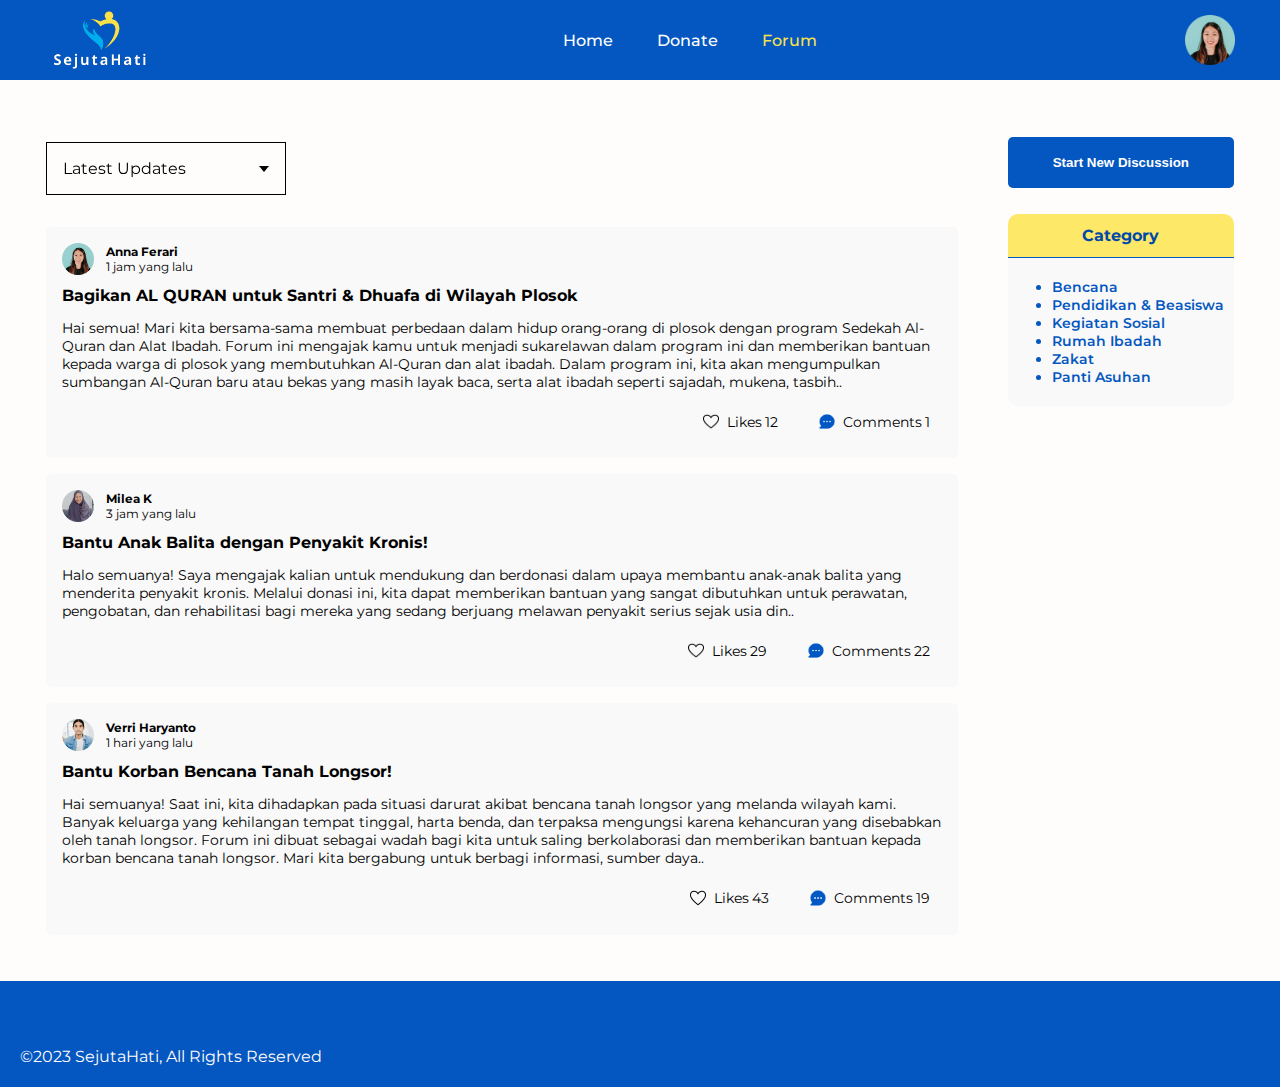
<file: forum_SIGNED.html>
<!DOCTYPE html>
<html lang="en">
<head>
    <meta charset="UTF-8">
    <meta http-equiv="X-UA-Compatible" content="IE=edge">
    <meta name="viewport" content="width=device-width, initial-scale=1.0">
    <title>Sejuta Hati</title>
    <link rel="icon" href="assets/icon_logo.png">
    <link rel="stylesheet" href="style.css">
    <script src="script.js" defer></script>

    <link rel="stylesheet" href="https://unicons.iconscout.com/release/v4.0.8/css/line.css">
</head>
<body>

    <div class="page_container">
        <header>
            <nav>
                <div class="logo">
                    <img src="assets/logo.png" alt="SejutaHati Logo">
                </div>
                <div class="menu">
                    <ul class="menu_item">
                        <li><a href="home_SIGNED.html">Home</a></li>
                        <li><a href="donate_SIGNED.html">Donate</a></li>
                        <li class="current_page"><a href="forum_SIGNED.html">Forum</a></li>
                    </ul>
                </div>

                <div class="right-menu">
                    <a href="profile.html">
                      <img class = "profile-img" src = "assets/profile1.png">
                    </a>
                </div>

            </nav>
        </header>

        <main>
            <!-- discussion posts -->
            <div class="discussion">
                <!-- filter -->
                <div class="filter">
                    <div class="select">
                        <span class="selected">Latest Updates</span>
                        <div class="caret"></div>
                    </div>
                    <ul class="filter_menu">
                        <li class="active">Latest Updates</li>
                        <li>Popular Posts</li>
                    </ul>
                </div>
                
                <!-- content -->
                <!-- latest updates -->
                <div class="content_latest">
                    <!-- FORUM 1 -->
                    <div class="forum">
                        <div class="profpic">
                            <img src="assets/profile1.png" alt="profile picture">
                            <p><b>Anna Ferari</b> <br>
                            1 jam yang lalu
                            </p>
                            
                        </div>
                        <div class="forum_text">
                            <h1>Bagikan AL QURAN untuk Santri & Dhuafa di Wilayah Plosok</h1>
                            <p>Hai semua! Mari kita bersama-sama membuat perbedaan dalam hidup orang-orang di plosok dengan program Sedekah Al-Quran dan Alat Ibadah. Forum ini mengajak kamu untuk menjadi sukarelawan dalam program ini dan memberikan bantuan kepada warga di plosok yang membutuhkan Al-Quran dan alat ibadah. Dalam program ini, kita akan mengumpulkan sumbangan Al-Quran baru atau bekas yang masih layak baca, serta alat ibadah seperti sajadah, mukena, tasbih..</p>
                        </div>
                        <div class="likes_coms">
                            <div class="likes_btn">
                                <!-- <i class="uil uil-heart"></i> -->
                                <span class="heart"><img src="assets/icon_heart1.png" alt=""></span>
                                <span class="like">Likes</span>
                                <span class="numb_like">12</span>
                            </div>
                            <div class="coms_btn">
                                <span class="heart"><img src="assets/icon_comment.png" alt=""></span>
                                <span class="com">Comments</span>
                                <span class="numb_com">1</span>
                            </div>
                        </div>

                        <!-- comment section -->
                        <div class="coms_section">
                            <div class="coms_top">
                                <img class="com_pp" src="assets/profile4.png" alt="profile picture">
                                <div class="com_body">
                                    <small><b>Michelle Chau</b></small>
                                    <p>Semoga bisa sedikit membantu</p>
                                </div>
                                <img id="com_like" src="assets/icon_heart2.png" alt="">
                            </div>

                            <div class="coms_bottom">
                                <img class="com_pp" src="assets/profile5.png">
                                <textarea id="com_tf" name="" rows="3" cols="95" > </textarea>
                                <img  id="send_btn" src="assets/icon_send.png" alt="send">
                            </div>
                        </div>
                    </div>
                    
                    <!-- FORUM 2 -->
                    <div class="forum">
                        <div class="profpic">
                            <img src="assets/profile2.png" alt="profile picture">
                            <p><b>Milea K</b> <br>
                            3 jam yang lalu
                            </p>
                            
                        </div>
                        <div class="forum_text">
                            <h1> Bantu Anak Balita dengan Penyakit Kronis!</h1>
                            <p>Halo semuanya! Saya mengajak kalian untuk mendukung dan berdonasi dalam upaya membantu anak-anak balita yang menderita penyakit kronis. Melalui donasi ini, kita dapat memberikan bantuan yang sangat dibutuhkan untuk perawatan, pengobatan, dan rehabilitasi bagi mereka yang sedang berjuang melawan penyakit serius sejak usia din..</p>
                        </div>
                        <div class="likes_coms">
                            <div class="likes_btn">
                                <!-- <i class="uil uil-heart"></i> -->
                                <span class="heart"><img src="assets/icon_heart1.png" alt=""></span>
                                <span class="like">Likes</span>
                                <span class="numb_like">29</span>
                            </div>
                            <div class="coms_btn">
                                <span class="heart"><img src="assets/icon_comment.png" alt=""></span>
                                <span class="com">Comments</span>
                                <span class="numb_com">22</span>
                            </div>
                        </div>
                    </div>

                    <!-- FORUM 3 -->
                    <div class="forum">
                        <div class="profpic">
                            <img src="assets/profile3.png" alt="profile picture">
                            <p><b>Verri Haryanto</b> <br>
                            1 hari yang lalu
                            </p>
                            
                        </div>
                        <div class="forum_text">
                            <h1> Bantu Korban Bencana Tanah Longsor!</h1>
                            <p>Hai semuanya! Saat ini, kita dihadapkan pada situasi darurat akibat bencana tanah longsor yang melanda wilayah kami. Banyak keluarga yang kehilangan tempat tinggal, harta benda, dan terpaksa mengungsi karena kehancuran yang disebabkan oleh tanah longsor. Forum ini dibuat sebagai wadah bagi kita untuk saling berkolaborasi dan memberikan bantuan kepada korban bencana tanah longsor. Mari kita bergabung untuk berbagi informasi, sumber daya..</p>
                        </div>
                        <div class="likes_coms">
                            <div class="likes_btn">
                                <!-- <i class="uil uil-heart"></i> -->
                                <span class="heart"><img src="assets/icon_heart1.png" alt=""></span>
                                <span class="like">Likes</span>
                                <span class="numb_like">43</span>
                            </div>
                            <div class="coms_btn">
                                <span class="heart"><img src="assets/icon_comment.png" alt=""></span>
                                <span class="com">Comments</span>
                                <span class="numb_com">19</span>
                            </div>
                        </div>
                    </div>

                </div>
                
                <!-- new post -->
                <div class="content_popular">
                     <!-- FORUM 1 -->
                     <div class="forum">
                        <div class="profpic">
                            <img src="assets/profile5.png" alt="profile picture">
                            <p><b>Elle Queency</b> <br>
                            3 hari yang lalu
                            </p>
                            
                        </div>
                        <div class="forum_text">
                            <h1>Alirkan Air Untuk Ratusan Warga di Desa Banjarwangi, Garut: Jadilah Sukarelawan</h1>
                            <p>Halo semuanya! Ayo kita bergabung dalam program Alirkan Air untuk Ratusan Warga di Desa Banjarwangi, Garut. Kami mengajakmu untuk menjadi sukarelawan dan berkontribusi dalam menyediakan pasokan air bersih yang memadai bagi warga di desa ini. Desa Banjarwangi, Garut saat ini menghadapi masalah kekurangan air bersih. Banyak warga yang kesulitan mendapatkan akses ke air bersih yang layak untuk kebutuhan sehari-hari. Untuk itu, program ini bertuj.. </p>
                        </div>
                        <div class="likes_coms">
                            <div class="likes_btn">
                                <!-- <i class="uil uil-heart"></i> -->
                                <span class="heart"><img src="assets/icon_heart1.png" alt=""></span>
                                <span class="like">Likes</span>
                                <span class="numb_like">305</span>
                            </div>
                            <div class="coms_btn">
                                <span class="heart"><img src="assets/icon_comment.png" alt=""></span>
                                <span class="com">Comments</span>
                                <span class="numb_com">120</span>
                            </div>
                        </div>
                        
                         <!-- comment section -->
                         <div class="coms_section">
                            <div class="coms_top">
                                <img class="com_pp" src="assets/profile4.png" alt="profile picture">
                                <div class="com_body">
                                    <small><b>Kitty XO</b></small>
                                    <p>Saya tertarik dan bersedia menjadi sukarelawan</p>
                                </div>
                                <img id="com_like" src="assets/icon_heart2.png" alt="">
                            </div>
                            
                            <div class="coms_bottom">
                                <img class="com_pp" src="assets/profile5.png">
                                <textarea id="com_tf" name="" rows="3" cols="95" > </textarea>
                                <img  id="send_btn" src="assets/icon_send.png" alt="send">
                                </div>
                            </div>    

                    </div>
                    
                    <!-- FORUM 2 -->
                    <div class="forum">
                        <div class="profpic">
                            <img src="assets/profile4.png" alt="profile picture">
                            <p><b>Milea K</b> <br>
                            3 hari yang lalu
                            </p>
                            
                        </div>
                        <div class="forum_text">
                            <h1> Kegiatan Sedekah Air Bersih Untuk Tegal</h1>
                            <p>Hai teman-teman! Kita memiliki sebuah inisiatif yang sangat penting untuk membantu wilayah Tegal mendapatkan akses air bersih yang lebih baik. Wilayah ini menghadapi masalah serius dalam hal pasokan air bersih, yang berdampak buruk pada kesehatan dan kehidupan sehari-hari penduduk. Forum ini dibuat untuk mengajak kita semua bergabung dan berkontribusi dalam kegiatan sedekat air bersih untuk wilayah Tegal yang akan dilaksanakan pada hari/tanggal Jumat..</p>
                        </div>
                        <div class="likes_coms">
                            <div class="likes_btn">
                                <!-- <i class="uil uil-heart"></i> -->
                                <span class="heart"><img src="assets/icon_heart1.png" alt=""></span>
                                <span class="like">Likes</span>
                                <span class="numb_like">326</span>
                            </div>
                            <div class="coms_btn">
                                <span class="heart"><img src="assets/icon_comment.png" alt=""></span>
                                <span class="com">Comments</span>
                                <span class="numb_com">121</span>
                            </div>
                        </div>
                    </div>

                    <!-- FORUM 3 -->
                    <div class="forum">
                        <div class="profpic">
                            <img src="assets/profile4.png" alt="profile picture">
                            <p><b>Verri Haryanto</b> <br>
                            5 hari yang lalu
                            </p>
                            
                        </div>
                        <div class="forum_text">
                            <h1>Bantu Korban Banjir di Wilayah XYZ!</h1>
                            <p>Hai semuanya! Saya ingin mengajak kalian untuk bergabung dalam forum ini dan memberikan bantuan kepada korban banjir di wilayah XYZ. Forum ini merupakan tempat bagi kita untuk saling berbagi informasi, ide, dan sumber daya guna membantu mereka yang terkena dampak banjir. #BanjirXYZ #BantuKorbanBanjir</p>
                        </div>
                        <div class="likes_coms">
                            <div class="likes_btn">
                                <!-- <i class="uil uil-heart"></i> -->
                                <span class="heart"><img src="assets/icon_heart1.png" alt=""></span>
                                <span class="like">Likes</span>
                                <span class="numb_like">289</span>
                            </div>
                            <div class="coms_btn">
                                <span class="heart"><img src="assets/icon_comment.png" alt=""></span>
                                <span class="com">Comments</span>
                                <span class="numb_com">74</span>
                            </div>
                        </div>
                    </div>
                    
                </div>

            </div>
            

            <!-- category & create forum -->
            <div class="sides">
                <div class="trending">
                    <button class="create_post_btn">Start New Discussion</button>
                </div>
    
                <div class="category">
                    <h4>Category</h4>     
                </div>

                <div class="category_list">
                    <ul>
                        <li>Bencana</li>
                        <li>Pendidikan & Beasiswa</li>
                        <li>Kegiatan Sosial</li>
                        <li>Rumah Ibadah</li>
                        <li>Zakat</li>
                        <li>Panti Asuhan</li>
                    </ul>
                </div>

            </div>

        </main>

        <footer>
            <p>&copy;2023 SejutaHati, All Rights Reserved</p> 
        </footer>


    </div>
    
</body>
</html>

<!-- 
photo references:
<a href="https://www.freepik.com/free-photo/muslim-lady-wear-hijab-using-computer-laptop-talk-colleagues-about-plan-video-call-meeting-while-remotely-work-from-home-living-room_15113055.htm#query=indonesian%20woman&position=6&from_view=search&track=ais">Image by tirachardz</a> on Freepik

Image by <a href="https://www.freepik.com/free-photo/smiling-asian-woman_1846442.htm#query=profile%20picture&position=5&from_view=search&track=ais">Freepik</a>

<a href="https://www.freepik.com/free-photo/asia-businessman-social-distancing-new-normal-situation-virus-prevention-looking-camera-presentation-colleague-about-plan-video-call-while-work-office-lifestyle-after-corona-virus_10074137.htm#query=profile%20picture&position=22&from_view=search&track=ais">Image by tirachardz</a> on Freepik


 -->
</file>
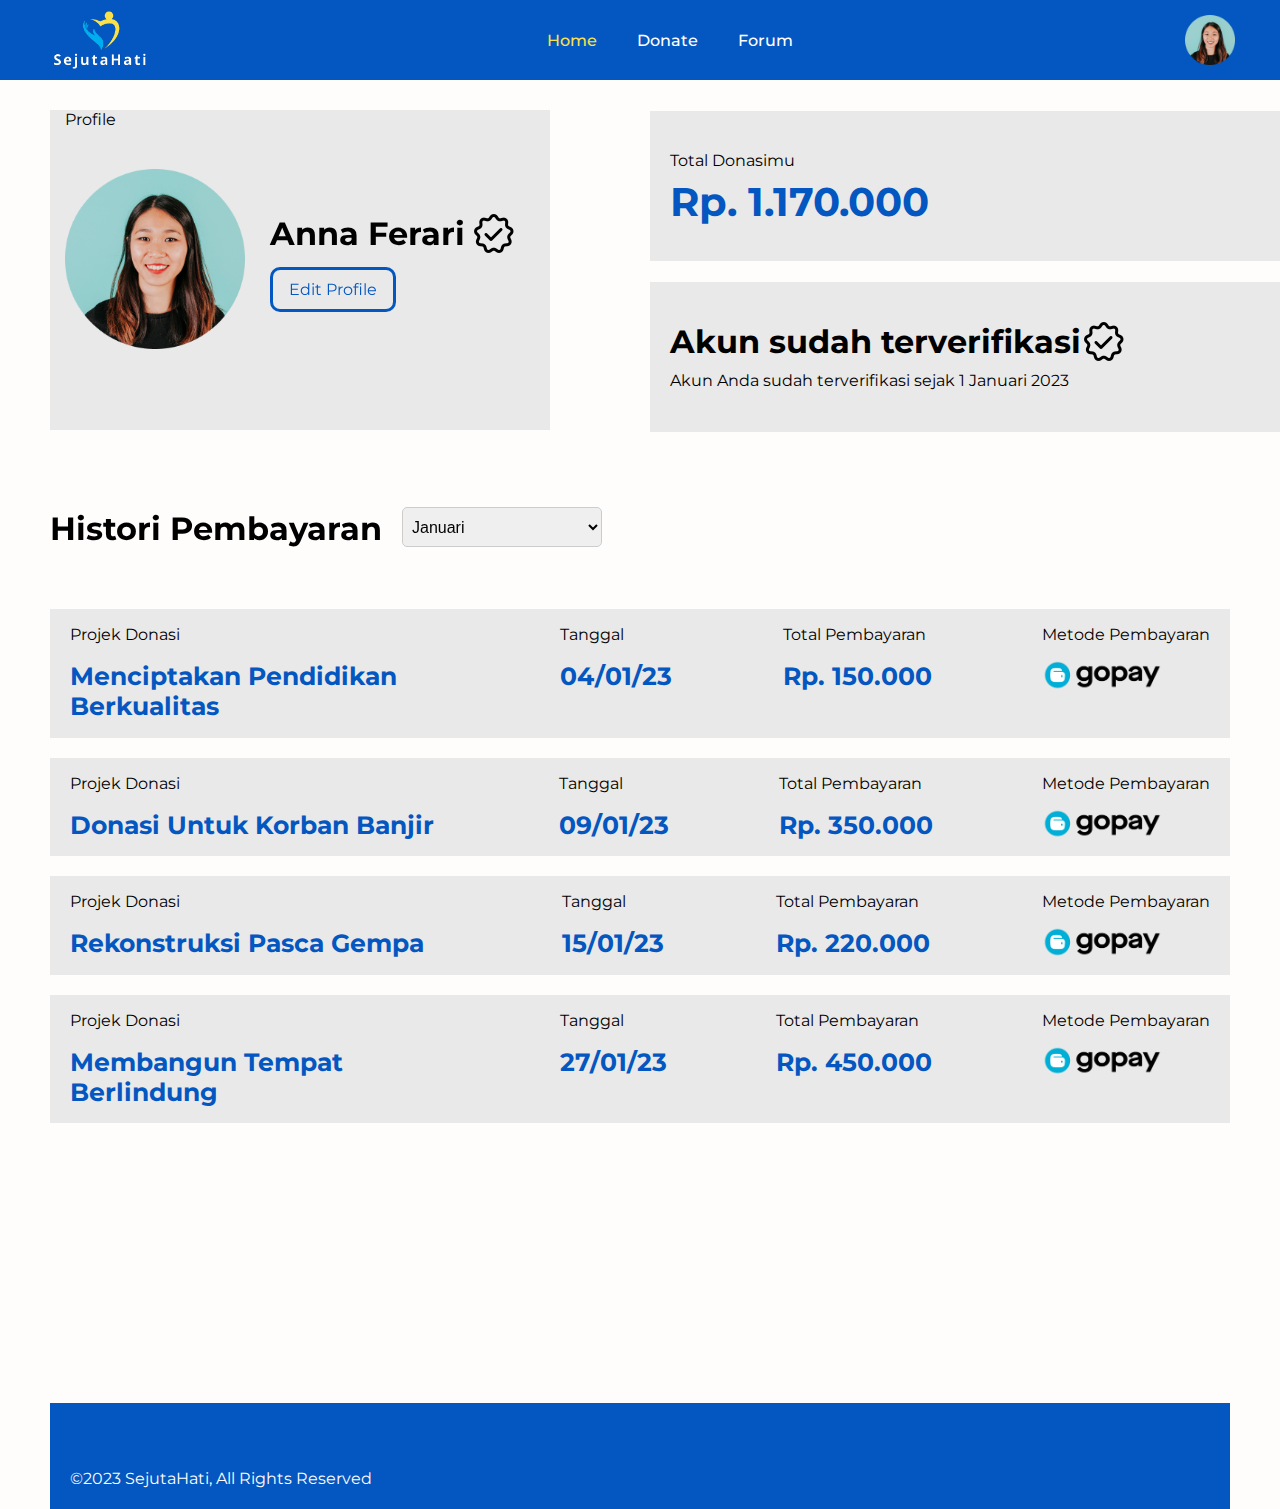
<file: profile.html>
<!DOCTYPE html>
<html lang="en">
<head>
    <meta charset="UTF-8">
    <meta http-equiv="X-UA-Compatible" content="IE=edge">
    <meta name="viewport" content="width=device-width, initial-scale=1.0">
    <title>Document</title>
    <link rel="icon" href="assets/icon_logo.png" />
    <link href = "profilestyle.css" rel = "stylesheet">
    <link rel="stylesheet" href="carousel.css" />
</head>
<body>
    <div class = "page_container">
    <header>
        <nav>
          <div class="logo">
            <img src="assets/logo.png" alt="SejutaHati Logo" />
          </div>
          <div class="menu">
            <ul class="menu_item">
              <li class="current_page"><a href="home_SIGNED.html">Home</a></li>
              <li><a href="donate_SIGNED.html">Donate</a></li>
              <li><a href="forum_SIGNED.html">Forum</a></li>
            </ul>
          </div>

          <div class="right-menu">
            <a href="profile.html">
              <img class = "profile-img" src = "assets/profile1.png">
            </a>
          </div>
        </nav>
      </header>


      <div class = "info-container">
        <div class = "profile-container">
                <p class = "profile-section">Profile</p>
                <div class = "profile-sub">
                    <img class = "profile-container-img" src = "assets/profile1.png">
                    <h1 class = "profile-name">Anna Ferari</h1>
                    <img class = "verified-icon" src = "assets/icons8-verified-48.png">
                    <div class = "edit-button">Edit Profile</div>
                </div>
        </div>


        <div class = "donation-container">
            <p class = "donation-section">Total Donasimu</p>
            <h1 class = "total-donation">Rp. 1.170.000</h1>
        </div>

        <div class = "donation-container">
            <h1 class = "verification-section">Akun sudah terverifikasi</h1>
            <img class = "verif-icon" src = "assets/icons8-verified-48.png">
            <p class = "verification-detail">Akun Anda sudah terverifikasi sejak 1 Januari 2023</p>
        </div>

        
        <div class = "histori">
            <h1>Histori Pembayaran</h1>
            <select class = "dropdown">
                <option value="option1">Januari</option>
                <option value="option2">Februari</option>
                <option value="option3">Maret</option>
                <option value="option4">April</option>
                <option value="option4">Mei</option>
                <option value="option4">Juni</option>
                <option value="option4">Juli</option>
                <option value="option4">Agustus</option>
                <option value="option4">September</option>
                <option value="option4">Oktober</option>
                <option value="option4">November</option>
                <option value="option4">Desember</option>
              </select>
        </div>


        <div class = "riwayat">
            <div class = "riwayat-container">
                <div class = "riwayat-content-projek">
                    <p>Projek Donasi</p>
                    <h1 class = "blue">Menciptakan Pendidikan Berkualitas</h1>
                </div>
                <div class = "riwayat-content">
                    <p>Tanggal</p>
                    <h1 class = "blue" >04/01/23</h1>
                </div>
                <div class = "riwayat-content">
                    <p>Total Pembayaran</p>
                    <h1 class = "blue" >Rp. 150.000</h1>
                </div>
                <div class = "riwayat-content">
                    <p>Metode Pembayaran</p>
                    <img class = "metode" src = "assets/Gopay-2.png">
                </div>
            </div>

            <div class = "riwayat-container">
                <div class = "riwayat-content-projek">
                    <p>Projek Donasi</p>
                    <h1 class = "blue">Donasi Untuk Korban Banjir</h1>
                </div>
                <div class = "riwayat-content">
                    <p>Tanggal</p>
                    <h1 class = "blue" >09/01/23</h1>
                </div>
                <div class = "riwayat-content">
                    <p>Total Pembayaran</p>
                    <h1 class = "blue" >Rp. 350.000</h1>
                </div>
                <div class = "riwayat-content">
                    <p>Metode Pembayaran</p>
                    <img class = "metode" src = "assets/Gopay-2.png">
                </div>
            </div>

            <div class = "riwayat-container">
                <div class = "riwayat-content-projek">
                    <p>Projek Donasi</p>
                    <h1 class = "blue">Rekonstruksi Pasca Gempa</h1>
                </div>
                <div class = "riwayat-content">
                    <p>Tanggal</p>
                    <h1 class = "blue" >15/01/23</h1>
                </div>
                <div class = "riwayat-content">
                    <p>Total Pembayaran</p>
                    <h1 class = "blue" >Rp. 220.000</h1>
                </div>
                <div class = "riwayat-content">
                    <p>Metode Pembayaran</p>
                    <img class = "metode" src = "assets/Gopay-2.png">
                </div>
            </div>

            <div class = "riwayat-container">
                <div class = "riwayat-content-projek">
                    <p>Projek Donasi</p>
                    <h1 class = "blue">Membangun Tempat Berlindung</h1>
                </div>
                <div class = "riwayat-content">
                    <p>Tanggal</p>
                    <h1 class = "blue" >27/01/23</h1>
                </div>
                <div class = "riwayat-content">
                    <p>Total Pembayaran</p>
                    <h1 class = "blue" >Rp. 450.000</h1>
                </div>
                <div class = "riwayat-content">
                    <p>Metode Pembayaran</p>
                    <img class = "metode" src = "assets/Gopay-2.png">
                </div>
            </div>
        </div>
        
        <footer>
            <p>&copy;2023 SejutaHati, All Rights Reserved</p>
          </footer>
    </div>


</body>
</html>
</file>
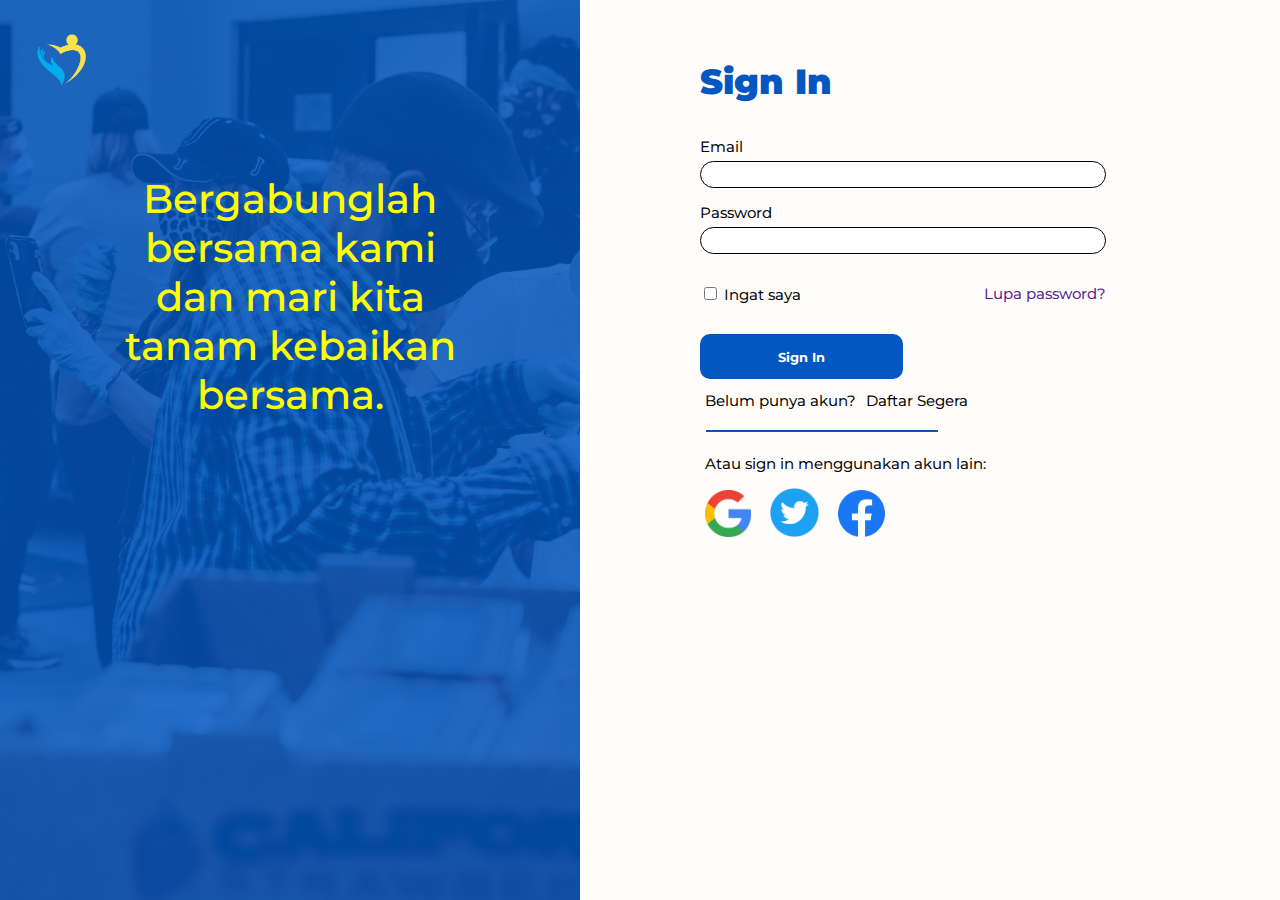
<file: sign-in.html>
<!DOCTYPE html>
<html lang="en">
<head>
    <meta charset="UTF-8">
    <meta http-equiv="X-UA-Compatible" content="IE=edge">
    <meta name="viewport" content="width=device-width, initial-scale=1.0">
    <title>Sejuta Hati</title>
    <link rel="icon" type="image" href="assets/sejutahati-up.png">
    <link rel="stylesheet" href="style-sign.css">
</head>
<body>

    <div class="page_container">
      
        <main>
            <div class="left-container2">
              
                <div class="left-logo">
                    <img src="assets/sejutahati-up.png" alt="Logo SejutaHati" height="70px">
                </div>

                <p class="left-text">Bergabunglah <br>
                    bersama kami <br>
                    dan mari kita <br>
                    tanam kebaikan <br>
                    bersama.</p>
               
            </div>
            
            <div class="right-container2">
                <h2>Sign In</h2>
                <form action="home_SIGNED.html" id="form">
                    <div class="form-input">
                        <div class="form-input-box email-field">
                            <label for="email">Email</label>
                            <input type="text" id="email">
                            <small>Error message</small>
                        </div>

                        <div class="form-input-box password-field">
                            <label for="password">Password</label>
                            <input type="password" id="password">
                            <small>Error message</small>
                        </div>

                        <div class="checkforget-container">
                            <div class="form-input-checkbox">
                                <input type="checkbox" id="ingatsaya">
                                <label for="ingatsaya">Ingat saya</label>
                            </div>

                            <div class="lupapassword">
                                <a href="">Lupa password?</a>
                            </div>
                        </div>

                        <div class="button">
                            <button type="submit">Sign In</button>
                        </div>
                    </div>
                </form>
                
               
                <div class="login-text">
                    <p>Belum punya akun?</p>
                    <a href="sign-up.html">Daftar Segera</a>
                </div>

                <hr />
            
                <div class="login-text-2">
                    <p>Atau sign in menggunakan akun lain:</p> 
                    <div class="third-party-container">
                        <a href=""><img src="assets/google.png" alt="Google" height="47px"></a>
                        <img src="assets/twitter.png" alt="Twitter" height="49px">
                        <img src="assets/facebook.png" alt="Facebook" height="47px">
                    </div>
                </div>

            </div>

        </main>

        <!-- <footer>
            <p>&copy;2023 SejutaHati, All Rights Reserved</p> 
        </footer> -->
    </div>

    <script src="script-signin.js"></script>
    
</body>
</html>
</file>
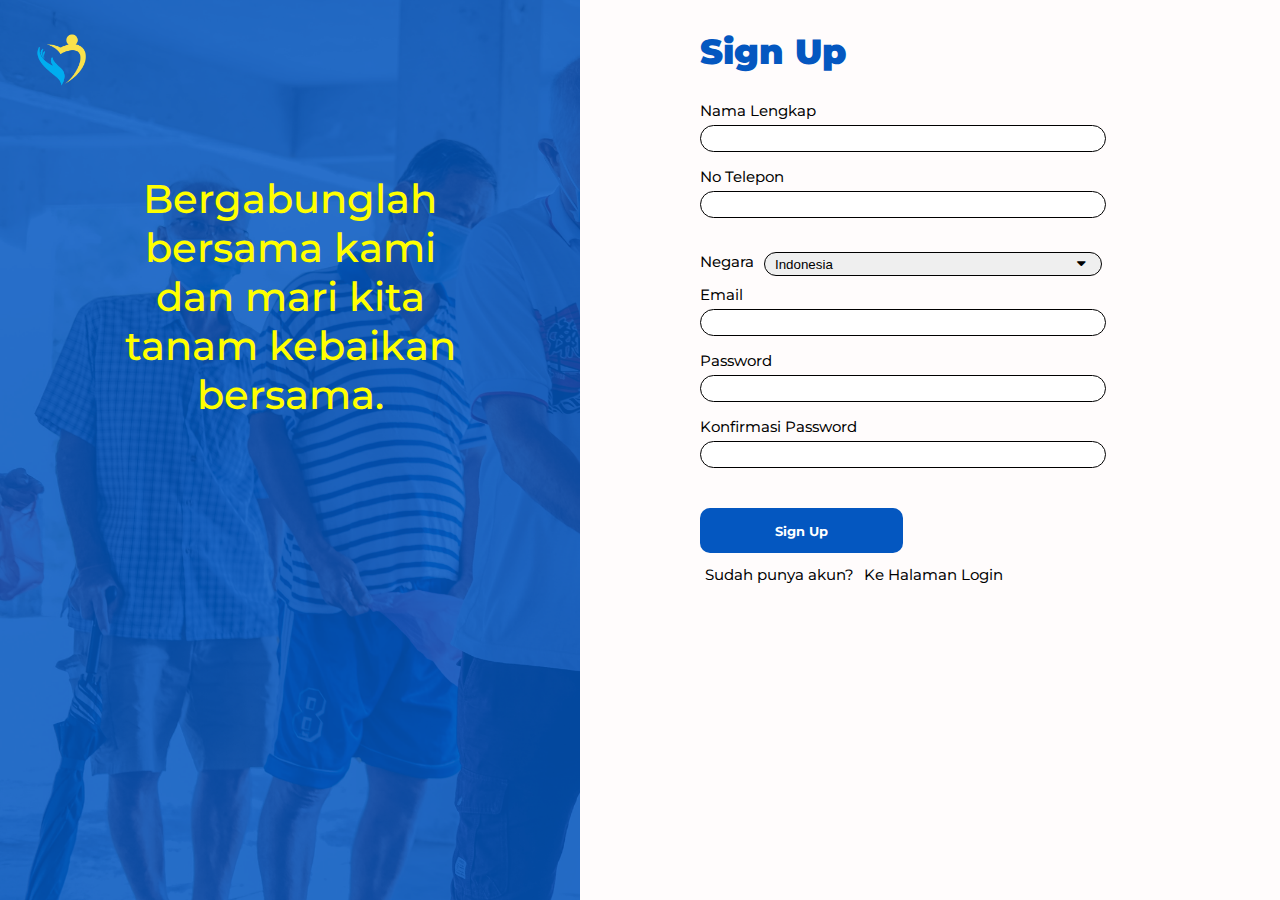
<file: sign-up.html>
<!DOCTYPE html>
<html lang="en">
<head>
    <meta charset="UTF-8">
    <meta http-equiv="X-UA-Compatible" content="IE=edge">
    <meta name="viewport" content="width=device-width, initial-scale=1.0">
    <title>Sejuta Hati</title>
    <link rel="icon" type="image" href="assets/sejutahati-up.png">
    <link rel="stylesheet" href="https://cdnjs.cloudflare.com/ajax/libs/font-awesome/4.7.0/css/font-awesome.min.css">
    <link rel="stylesheet" href="style-sign.css">
</head>
<body>

    <div class="page_container">
      
        <main>
            <div class="left-container1">
              
                <div class="left-logo">
                    <img src="assets/sejutahati-up.png" alt="Logo SejutaHati" height="70px">
                </div>

                <p class="left-text">Bergabunglah <br>
                    bersama kami <br>
                    dan mari kita <br>
                    tanam kebaikan <br>
                    bersama.</p>
               
            </div>
            
            <div class="right-container">
                <h1>Sign Up</h1>
                <form id="form" action="sign-in.html">
                    <div class="form-input">
                        <div class="form-input-box namalengkap-field">
                            <label for="namalengkap">Nama Lengkap</label>
                            <input type="text" id="namalengkap">
                            <small>Error message</small>
                        </div>

                        <div class="form-input-box notelepon-field">
                            <label for="notelepon">No Telepon</label>
                            <input type="text" id="notelepon">
                            <small>Error message</small>
                        </div>

                        <div class="form-input-selectbox">
                            <label for="negara">Negara</label>
                            <select class="select-box" name="negara" id="negara">
                                <option value="indonesia">Indonesia</option>
                                <option value="malaysia">Malaysia</option>
                                <option value="filipina">Filipina</option>
                            </select>
                            <div class="icon-container">
                                <i class="fa fa-caret-down icon"></i>
                            </div>
                        </div>

                        <div class="form-input-box email-field">
                            <label for="email">Email</label>
                            <input type="text" id="email" name="email">
                            <small>Error message</small>
                        </div>

                        <div class="form-input-box password-field">
                            <label for="password">Password</label>
                            <input type="password" id="password">
                            <small>Error message</small>
                        </div>

                        <div class="form-input-box konfirmpassword-field">
                            <label for="konfirmpassword">Konfirmasi Password</label>
                            <input type="password" id="konfirmpassword">
                            <small>Error message</small>
                        </div>

                        <div class="button">
                            <button type="submit">Sign Up</button>
                        </div>

                    </div>
                </form>
                
               
                <div class="login-text">
                    <p>Sudah punya akun?</p>
                    <a href="sign-in.html">Ke Halaman Login</a>
                </div>

            </div>

        </main>

        <!-- <footer>
            <p>&copy;2023 SejutaHati, All Rights Reserved</p> 
        </footer> -->


    </div>
    
    <script src="script-signup.js"></script>

</body>
</html>
</file>
<file: donatestyle.css>
@import url('https://fonts.googleapis.com/css2?family=Montserrat:wght@400;500;600&family=Poppins:wght@400;500;600&display=swap');
@import "homestyle.css";

body {
    font-family: 'Montserrat', sans-serif;
    margin: 0;
    padding: 0;
    box-sizing: border-box;
    background-color: #FFFCFC;
}

header img {
    width: 100%;
    display: flex;
    justify-content: space-between;
}

nav {
    font-weight: 500;
    display: flex;
    justify-content: space-between;
    align-items: center;
    padding: 10px 30px;
    background-color: #0457C0;
    position: sticky;
    top: 0;
}

.logo img {
    width: 8.75rem;
}

ul {
    list-style-type: none;
    display: flex;
    padding: 0;
}

.menu_item li{
    display: inline-block;
    padding: 0px 20px;
}

a {
    text-decoration: none;
    color: #ffffff;
}

.current_page a {
    color: #F9E14C;
}

.right_menu a{
    padding: 5px 15px;
}

.cta_signup{
    border: solid 1.5px;
    border-color: #F9E14C;
    border-radius: 20px;
    color: #F9E14C;
}

.cta_signup a{
    padding: 10px 10px;
}

footer {
    background-color: #0457C0;
    padding: 50px 20px 5px 20px;
}

footer p {
    color: #FFFCFC;
    /* font-weight: 100; */
}


/* DONATE_FORM */

.donate{
    display: flex;
    margin: 50px;
    padding: 20px; 
}

.article-donate{
    margin-right: 200px;
    color: #000000;
    width: 50%;
}

.image-donate{
    height: 350px;
    width: 550px;
    border-radius: 3%;
}

.h3-donate-form{
    color: #0457C0;
}

.lbl-date{
    color: #F9E14C;
    font-weight: bolder;
    font-size: 15px;
}

.content-paragraph-donate{
    font-size: 15px;
    word-spacing: 5px;
    display: flex;
    justify-content: left;
}

hr{
    background-color: #0457C0;
    margin-left: 1px;
    height: 1px;
    width: 10%;
}

.form-donate{
    background-color: #f7f7f7;
    padding: 40px;
    width: 50%;
}

.h2-donate{
    text-align: center;
}

.lbl-form{
    font-weight: bold;
}

input{
    margin-top: 20px;
    background-color:white;
    width: 100%;
    height: 20px; 
    font-size: 14px;
}

textarea{
    margin-top: 20px;
    width: 100%;
    background-color: white;
}

.button-donate{
    background-color: #0457C0;
    height: 50px;
    width:200px;
    font-size: 15px;
    font-weight: bold;
    color: white;
    border: none;
    border-radius: 25px;
    display: table;
}

.center {
position: relative;
margin: 0 auto;
}

.button-donate:hover{
    color: #F9E14C;
}

.btn-donate:hover{
     color: #F9E14C;
}


/* DONATE */

.top-content-donate{
    color: #0457C0;
    width: 70%;
    text-align: center;
    position: relative;
    margin: 0 auto;
}

#searchbar{
    width: 100%;
 }

.donation-side {    
    display: flex;
}

.p-tgl {
    padding-left: 20px;
    padding-right: 20px;
    font-size: 18px;
}


.foto-donate {
    width: 100%;
    height: 200px;
}

.grouping1 {
    display: flex;
    position: relative;
}

.donation-side {
    display: flex;
    flex-direction: column;
    margin: 30px;
}

/* CREATE DONATE */

.create-donate{
    padding: 40px;
    width: 60%;
    position: relative;
    margin: 0 auto;
}

.content-title-donate{
    font-size: 40px;;
    font-weight: bold;
    margin-bottom: 0px;
    color: #0457C0;
}

.title-donate{
    font-weight: bold;
    padding: 20px;
    background-color: #0457C0;
    font-size: 20px;
    color: white;
}

.error {
    color: red;
}


.backbtn {
    width: 50px;
}
</file>
<file: profilestyle.css>
@import url('homestyle.css');


/* PROFILE CONTAINER */
.profile-img{
    width: 50px;
    padding: 5px 15px;
}

.info-container{
    margin-top: 30px;
    margin-left: 50px;
    margin-right: 50px;
    /* background-color: antiquewhite; */
    height: 1000px;
}

.profile-container{
    background-color: rgb(233, 233, 233);
    width: 500px;
    height: 320px;
}

.profile-section{
    margin-left: 15px;
}

.profile-sub{
    margin-top: 40px;
}

.profile-container-img{
    width: 180px;
    margin-left: 15px;
}

.profile-name{
    position: relative;
    bottom: 160px;
    left: 220px;
}

.verified-icon{
    position: relative;
    bottom: 225px;
    left: 420px;
}

.edit-button{
    position: relative;
    bottom: 220px;
    left: 220px;
    color: #0457C0;
    border-color:  #0457C0;
    border-style: solid;
    width: 100px;
    text-align: center;
    padding: 10px;
    border-radius: 10px;

}


/* DONATION */
.donation-container{
    position: relative;
    bottom: 335px;
    left: 600px;
    background-color: rgb(233, 233, 233);
    width: 1200px;
    height: 150px;
    margin-bottom: 20px;
}

.donation-section{
    margin-left: 20px;
    position: relative;
    top: 40px;
}

.total-donation{
    margin-left: 20px;
    position: relative;
    top: 20px;
    color: #0457C0;
    font-size: 40px;
}

.verification-section{
    margin-left: 20px;
    position: relative;
    top: 40px;
    font-style: 25px;
}

.verification-detail{
    margin-left: 20px;
    position: relative;
    bottom: 40px;
}

.verif-icon{
    position: relative;
    bottom: 25px;
    left: 430px;
}


/* HISTORI */
.histori{
    position: relative;
    bottom: 300px;
    display: flex;
}

.dropdown{
    width: 200px;
    height: 40px;
    font-size: 16px;
    padding: 5px;
    border-radius: 5px;
    border: 1px solid #ccc;
    margin-top: 20px;
    margin-left: 20px;
}

.riwayat-container{
    position: relative;
    bottom: 260px;
    display: flex;
    background-color: rgb(233, 233, 233);
    justify-content: space-between;
    margin-bottom: 20px;
}

.riwayat-content-projek{
    width: 400px;
    margin-left: 20px;
}

.riwayat-content{
    margin-right: 20px;
}

.metode{
    width: 120px;
   
}

.blue{
    color: #0457C0;
    font-size: 25px;
}
</file>
<file: style.css>
@import url('https://fonts.googleapis.com/css2?family=Montserrat:wght@400;500;600&family=Poppins:wght@400;500;600&display=swap');

body {
    font-family: 'Montserrat', sans-serif;
    margin: 0;
    padding: 0;
    box-sizing: border-box;
    background-color: #FFFCFC;
}

header img {
    width: 100%;
    display: flex;
    justify-content: space-between;
}

nav {
    font-weight: 500;
    display: flex;
    justify-content: space-between;
    align-items: center;
    padding: 10px 30px;
    background-color: #0457C0;
    position: sticky;
    top: 0;
}

.logo img {
    width: 8.75rem;
}

menu ul {
    list-style-type: none;
    display: flex;
    padding: 0;
}

.menu_item li{
    display: inline-block;
    padding: 0px 20px;
}

a {
    text-decoration: none;
    color: #ffffff;
}

.current_page a {
    color: #F9E14C;
}

.right_menu a{
    padding: 5px 15px;
}

.cta_signup{
    border: solid 1.5px;
    border-color: #F9E14C;
    border-radius: 20px;
    color: #F9E14C;
}

.cta_signup:hover{
    background-color: #5f99e4;
}

.cta_signup a{
    padding: 10px 10px;
}

footer {
    background-color: #0457C0;
    padding: 50px 20px 5px 20px;
}

footer p {
    color: #FFFCFC;
    /* font-weight: 100; */
}

/* main */

main {
    display: flex;
    margin: 20px;
    padding: 10px;
}

.discussion {
    margin-right:auto;
}

    /* filter */
.filter {
    max-width: 15em;
    position: relative;
    margin: 2em 0 2em 1em;
}

.filter * {
    box-sizing: border-box;
}

.select {
    /* background: #26489a; */
    color: #000000;
    display: flex;
    justify-content: space-between;
    align-items: center;
    border: 1.5px #000000 solid;
    /* border-radius: 0.5em; */
    padding: 1em;
    cursor: pointer;
    transition: background 0.3s;
}

    /* clicked styles -> added later js*/

/* .select-clicked {
    border: 2px #26489a solid ;
    box-shadow: 0 0 0.8em #26489a;
} */

.select:hover {
    /* background: #F9E14C; */
    box-shadow: 0 0 0.3em #bfbfc0
}

.caret {
    width: 0;
    height: 0;
    border-left: 5px solid transparent;
    border-right: 5px solid transparent;
    border-top: 6px solid #000000;
    transition: 0.3s;
}

    /* rotate styles */
.caret-rotate {
    transform: rotate(180deg);
}

.filter_menu {
    list-style-type: none;
    padding: 0.2em 0.5em;
    background: #366cb4;
    border: 1px #0457C0 solid;
    box-shadow: 0 0.5em 1em rgba(0, 0, 0, 0.2);
    border-radius: 0.5em;
    color: #ffffff;
    position: absolute;
    top: 3em;
    left: 50%;
    width: 100%;
    transform: translateX(-50%);
    opacity: 0;
    display: none;
    transition: 0.2s;
    z-index: 1;
}

.filter_menu li {
    padding: 0.7em 0.5em;
    margin: 0.3em 0;
    border-radius: 0.5em;
    cursor: pointer;
}

.filter_menu li:hover {
    background: #5f99e4;
}

    /* active style */
.active {
    background: #87bbff;
}

    /* open styles */
.filter_menu-open {
    display: block;
    opacity: 1;

}

.content_popular {
    display: none;
}

/* discussion posts */
.forum {
    background-color: #F9F9F9;
    padding: 1em;
    margin-left: 1em;
    margin-bottom: 1em;
    border-radius: 5px;
}

.forum:hover {
    box-shadow: 0 0.5em 1em rgba(0, 0, 0, 0.2);
}

.forum_text {
    width: 55em;
}

.profpic {
    display: flex;
    align-items: center;
}

.profpic img{
    width: 2em;
    height: 2em;
    margin-right: .75em;
}

.profpic p {
    margin: 0;
    font-size: 12px;
}

.forum_text h1 {
    font-size: 16px;
    margin-bottom: 0em;
}

.forum_text p {
    font-size: 14px;
    /* margin-bottom: 0.5em; */
}

.likes_coms {
   display: flex;
}
.likes_btn span, .coms_btn span {
    font-size: 14px;
}

.likes_btn {
    margin-right: 1em;
    margin-left: auto;
    /* border: 2px solid red; */
    padding: 8px 12px;
    border-radius: 5px;
    display: flex;
    cursor: pointer;
}

.likes_btn:hover {
    background-color: #f4cbcb;
}

.heart img{
    width: 1.25em;
}
.like {
    margin-left: .5em;
    margin-right: .25em;
}


.coms_btn {
    /* border: 2px solid red; */
    padding: 8px 12px;
    border-radius: 5px;
    display: flex;
    cursor: pointer;
}

.coms_btn:hover {
    background-color: #cbddf4;
    
}

.com {
    margin-left: .5em;
    margin-right: .25em;
}

/* trending & start discussion */
.create_post_btn {
    margin: 2em 0 2em 0;
    background-color: #0457C0;
    padding: 18px 45px;
    border: none;
    border-radius: 5px;
    color: #ffffff;
    font-weight: 600;
    cursor: pointer;
}

.create_post_btn:hover {
    background-color: #0049a8;
}

.sides  {
    display: block;
    margin-right: 1em;
}

.category {
    background-color: #fde967;
    padding: .5em;
    border-radius:10px 10px 0 0 ;
    text-align: center;
    margin: 0;
    border-bottom: 1.5px solid #0457C0;
}

.category h4 {
    margin: .25em;
    color: #0049a8;

}

.category_list {
    background-color: #F9F9F9;
    padding: .25em;
    border-radius: 0 0 10px 10px;
}

.category_list ul li {
    color: #0457C0;
    font-weight: 600;
    font-size: 14px;
    cursor: pointer;
}

.category_list li:hover {
    color: #000000
}

/* comment section */
.coms_section {
    display: none;
}

.coms_top {
    border-top: 1px solid #bfbfc0 ;
    display: flex;
    align-items: center;
    padding: 1.5em;
}

.com_pp {
    width: 2em;
    height: 2em;
    margin-right: .75em;
}

.com_body {
    background-color: #e9f0f8;
    padding: .5em;
    border-radius: 10px;
}
.com_body p {
    font-size: 14px;
    margin: 0;
}

#com_like {
    width: 1em;
    height: 1em;
    margin-left: .5em;
}

.coms_bottom {
    display: flex;
    padding: 0 1.5em;
}

#com_tf {
    background-color: #ffffff;
    border-radius: 10px;
    border: none;
    padding: 1em;
}

#send_btn {
    width: 1em;
    height: 1em;
    align-self: center;
    margin-left: 1em;
    cursor: pointer;
}

.profile-img{
    width: 50px;
    padding: 5px 15px;
}
</file>
<file: carousel.css>
@import "style.css";
@import "homestyle.css";

.group-news {
    display: flex;
    text-align: center;
    position: relative;
    margin: 0px auto;
    width: 100%;
    height: 750px;

}

.news-box {
    height: 650px;
    width: 530px;
    padding: 20px;

    
    transition: 1s;
    opacity: 1;
    position: absolute;
    top: 0;
    cursor: pointer;
    box-shadow: 1px 2px 3px grey;
    background-color: white;


    border: 1px solid gray;
    border-radius: 15px;
    margin-right: 40px;
    max-width: 500px;
    margin: 0px auto;
}

.news-box > img {
    width: 100%;
    height: 300px;
    border-radius: 15px;
    margin-bottom: 10px;
}

.h2-news {
  color: #0457C0;
  font-size: 22px;    
}

.p-tgl {
  color: #ECC601;
  font-weight: 800;
  margin: 0px 0px;
  font-size: 16px;
}

.news-box p:nth-child(4) {
  font-size: 18px;
}

#far-left {
  left: 15%;
  transform: scale(.9) translateY(0%) translateX(-50%);
  z-index: 5;
  background-color: #F0F0F0;
}

#left {
  left: 30%;
  transform: scale(1) translateY(0%) translateX(-50%);
  z-index: 10;
  background-color: #C3C3C3;
}

#center {
  left: 50%;
  transform: scale(1.05) translateY(0%) translateX(-50%);
  z-index: 15;
}

#right {
  left: 70%;
  transform: scale(1) translateY(0%) translateX(-50%);
  z-index: 10;
  background-color: #C3C3C3;
}

#far-right {
  left: 80%;
  transform: scale(.9) translateY(0%) translateX(-50%);
  z-index: 5;
  background-color: #F0F0F0;
}
</file>
<file: style-sign.css>
@import url('https://fonts.googleapis.com/css2?family=Montserrat:wght@400;500;600&family=Poppins:wght@400;500;600&display=swap');

body {
    font-family: 'Montserrat', sans-serif;
    margin: 0;
    padding: 0;
    box-sizing: border-box;
    background-color: #FFFCFC;
    font-size: 15px;
    font-weight: 450;
}

/* header img {
    width: 100%;
    display: flex;
    justify-content: space-between;
}

nav {
    font-weight: 500;
    display: flex;
    justify-content: space-between;
    align-items: center;
    padding: 10px 30px;
    background-color: #0457C0;
    position: sticky;
    top: 0;
}

.logo img {
    width: 8.75rem;
}

menu ul {
    list-style-type: none;
    display: flex;
    padding: 0;
}

.menu_item li{
    display: inline-block;
    padding: 0px 20px;
}

a {
    text-decoration: none;
    color: #ffffff;
}

.current_page a {
    color: #F9E14C;
}

.right_menu a{
    padding: 5px 15px;
}

.cta_signup{
    border: solid 1.5px;
    border-color: #F9E14C;
    border-radius: 20px;
    color: #F9E14C;
}

.cta_signup:hover{
    background-color: #5f99e4;
}

.cta_signup a{
    padding: 10px 10px;
}

footer {
    background-color: #0457C0;
    padding: 50px 20px 5px 20px;
}

footer p {
    color: #FFFCFC;
    /* font-weight: 100; */
/* } */


/* main */

main {
    display: flex;
    /* margin: 20px; */
    /* padding: 10px; */
}

.left-container1, .left-container2 {
    background-size: cover;
    background-repeat: no-repeat;
    height: 100vh;
    width: 100%;
}

.left-container1{
    background-image: url(assets/signup.png);
}

.left-container2{
    background-image: url(assets/signin.png);
}

.left-logo{
    margin-top: 25px;
    margin-left: 25px;
}

.left-text{
    margin-top: 75px;
    font-size: 40px;
    color: yellow;
    font-weight: 520;
    text-align: center;
}

.right-container, .right-container2 {
    height: 100vh;
    width: 100%;
    margin-left: 120px;
}


h1{
    margin-top: 30px;
    font-size: 35px;
    font-weight: 900;
    color: #0457C0;
}

.errorMessage{
    color: black;
}

h2{
    margin-top: 60px;
    font-size: 35px;
    font-weight: 900;
    color: #0457C0;
}

/* form{
    padding: 20px;
} */

form input{
    outline: none;
    border: 1px solid black;
    border-radius: 100px;
    padding: 5px 10px;
}

form input:focus{
    /* border: 1px solid black; */
    background-color: #fafafa;
}

.form-input-box{
    width: 70%;
    display: flex;
    flex-direction: column;
    /* margin-left: 100px; */
    padding-top: 5px;
}

.form-input-box small{
    font-size: 8px;
    color: red;
    align-self: end;
    visibility: hidden;
}

.form-input-box.error small{
    visibility: visible;
}

.form-input-selectbox{
    margin-top: 4px;
    margin-bottom: 4px;
    display: flex;
    width: 71%;
    padding-top: 20px;
    position: relative;
}

.form-input-selectbox .icon-container{
    width: 40px;
height: 50%;
position: absolute;
right: 0;
display: flex;
align-items: center;
justify-content: center;
}

.icon-container i{
    font-size: 15px;
}

select{
    width: 100%;
    border: 1px solid black;
    border-radius: 100px;
    padding: 0 10px 0 10px;
    appearance: none;
}

.form-input-selectbox > * {
    margin-right: 10px;
}

label{
    margin-bottom: 5px;
}

button{
    color: white;
    background-color: #0457C0;
    border: none;
    border-radius: 10px;
    padding: 10px 0;
    margin-top: 30px;
    width: 35%;
    height: 45px;
    font-weight: 700;
    font-family: 'Montserrat', sans-serif;
}

button:hover{
    background-color: #2773d7;
    cursor: pointer;
}

.login-text, .login-text-2{
    display: flex;
    margin-top: 7px;
}

.login-text > * , .login-text-2{
    margin: 5px;
  }

.login-text a{
    text-decoration: none;
    color: black;
}

.login-text a:hover{
    text-decoration: underline;
}

.login-text-2{
    display: flex;
    flex-direction: column;
}

.checkforget-container{
    display: flex;
    justify-content: space-between;
    width: 70%;
    margin-top: 20px;
}

/* .form-input-checkbox input{
    margin-top: 15px;
    width: 15px;
    height: 15px;
} */


.lupapassword a{
    text-decoration: none;
}

.lupapassword a:hover{
    text-decoration: underline;
}



.third-party-container > * {
    margin-right: 15px;
  }

hr {
    color: #0457C0;
    width: 40%;
    height: 1.5px;
    margin-top: 15px;
    margin-left: 6px;
    background-color: #0457C0;
    border: 0 none;
 }
</file>
